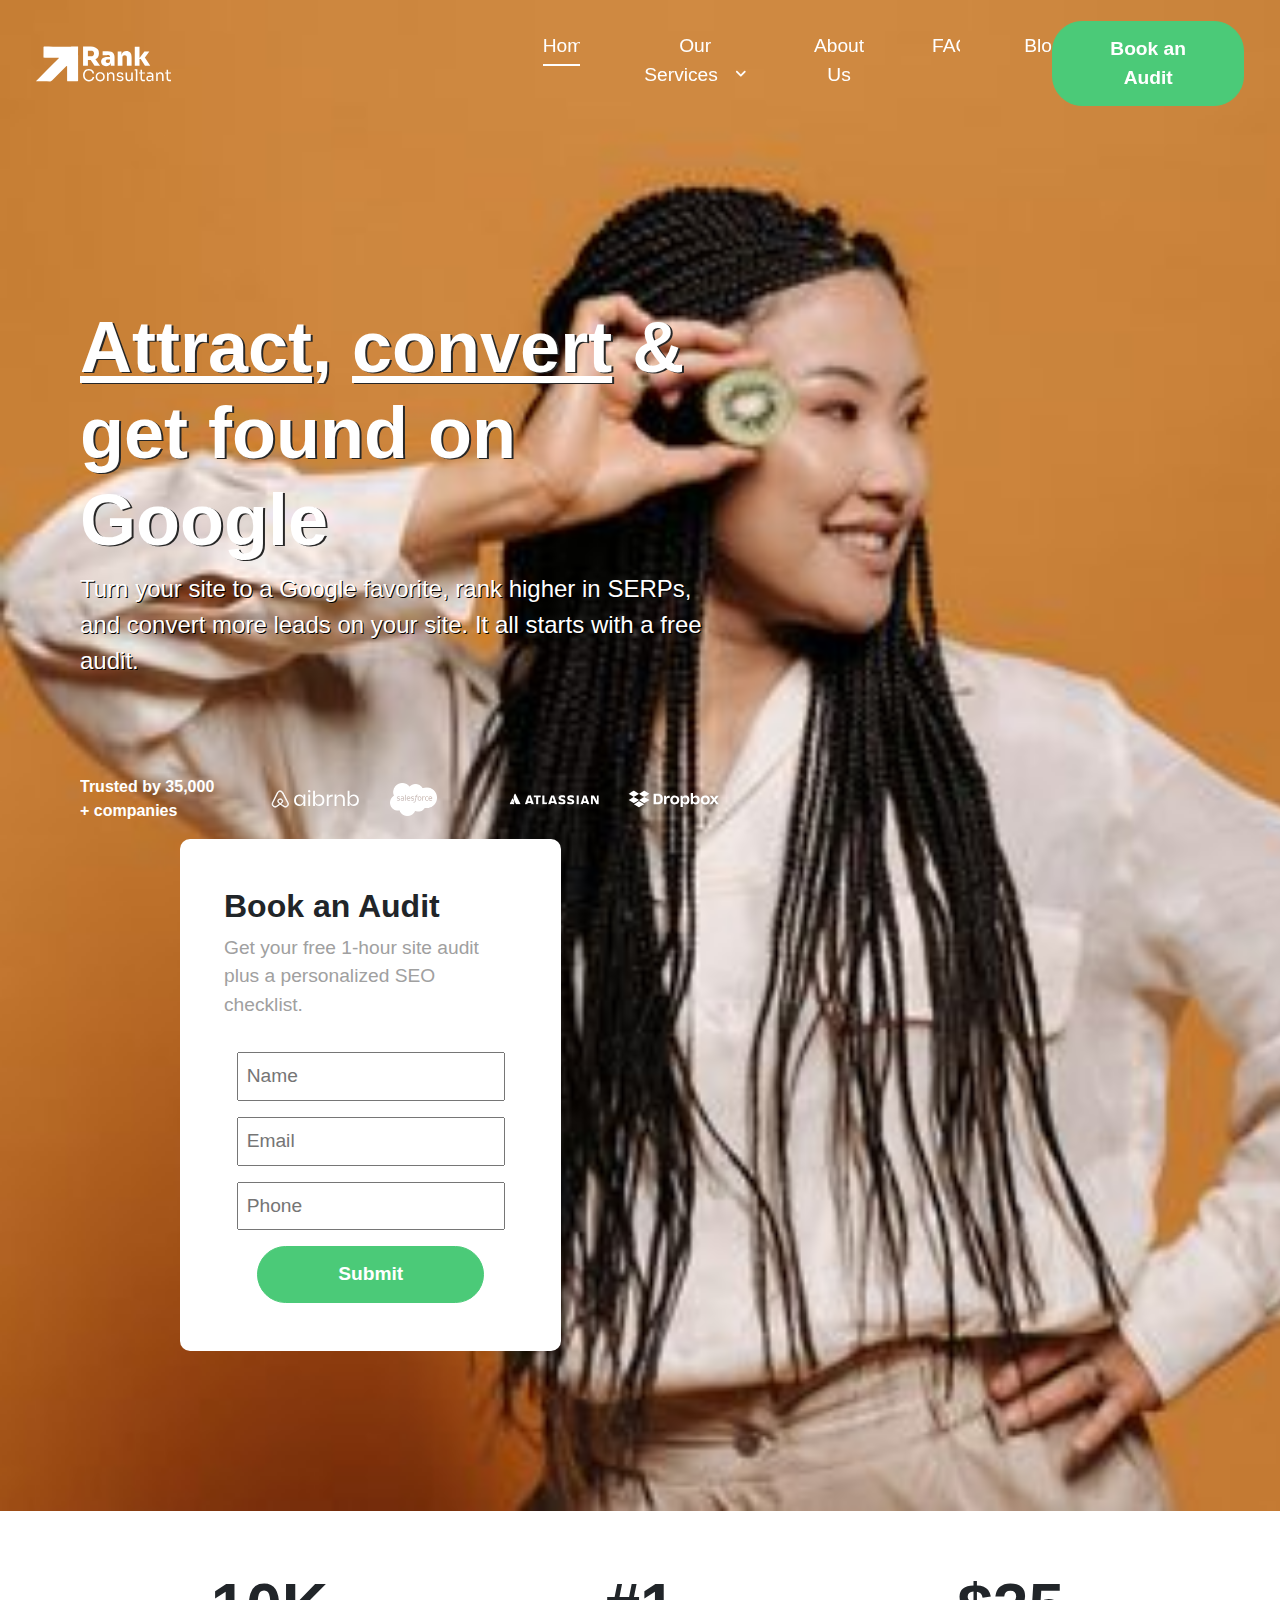
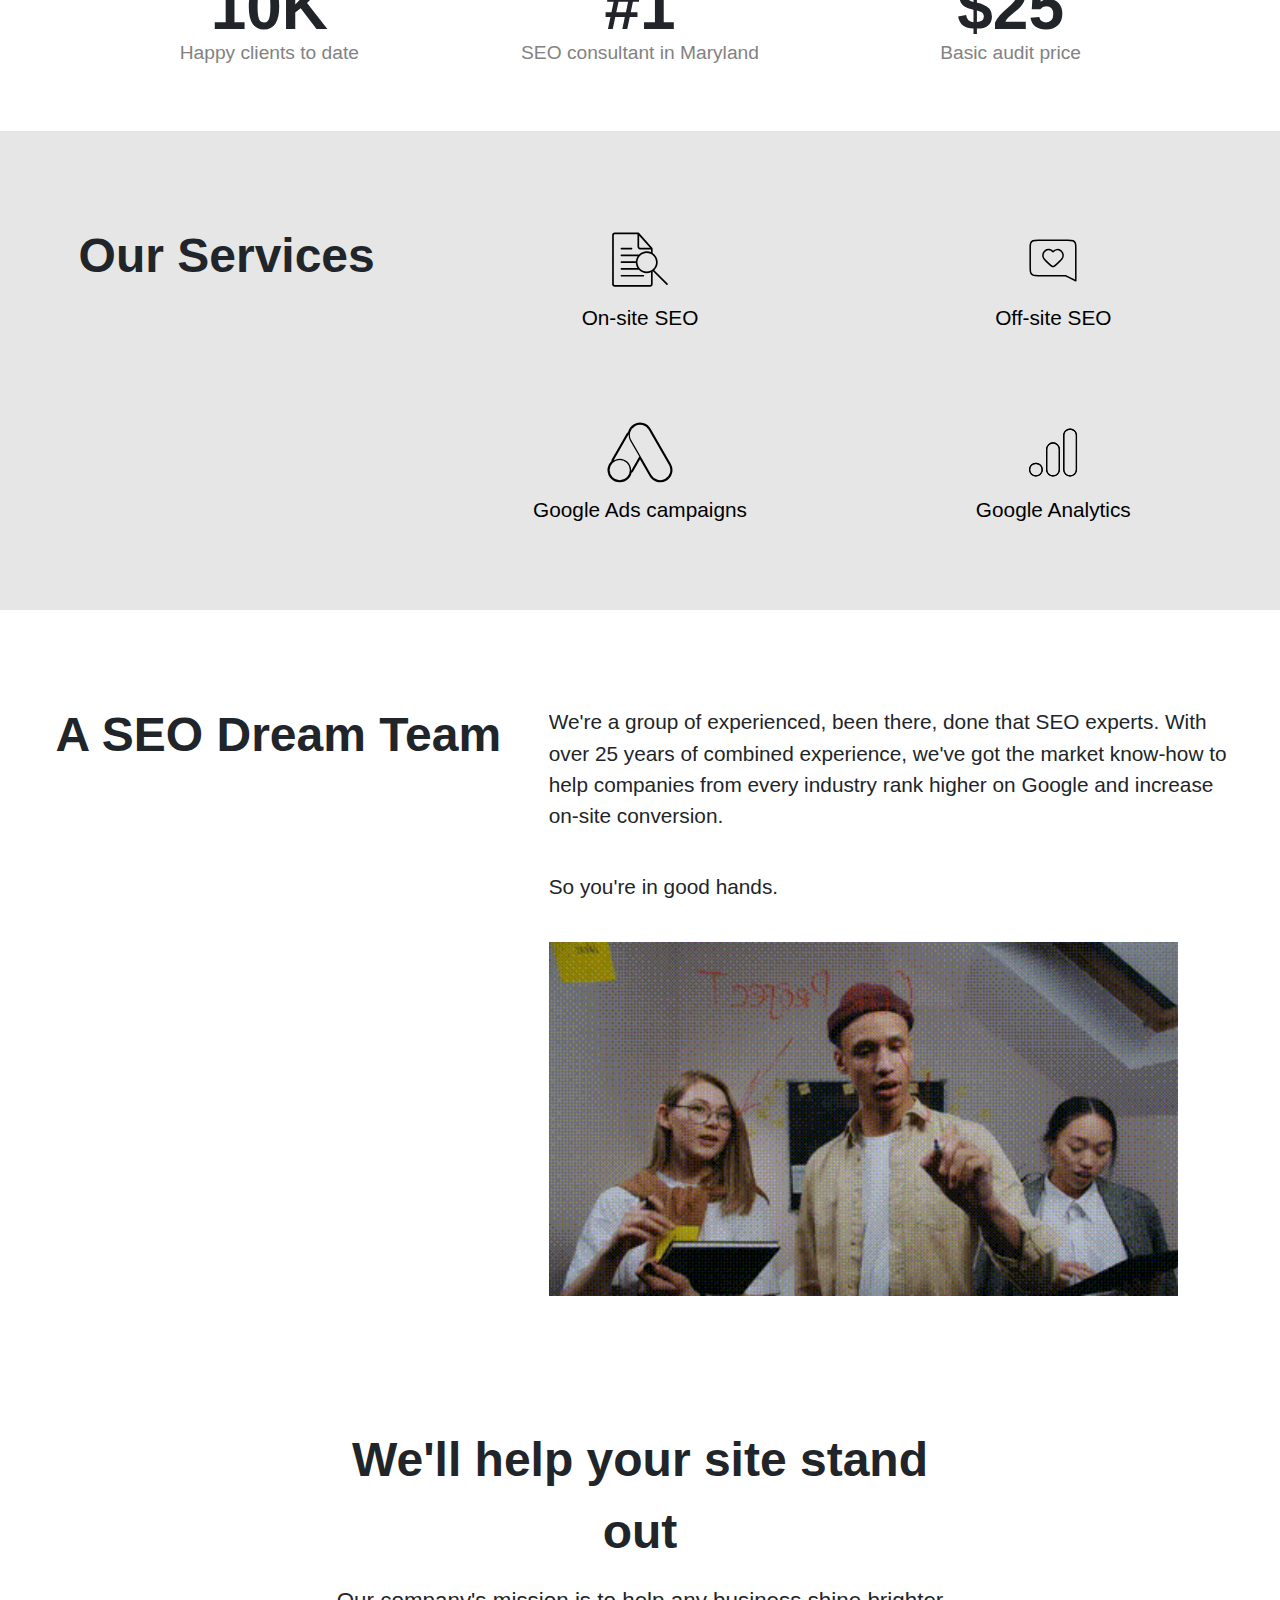
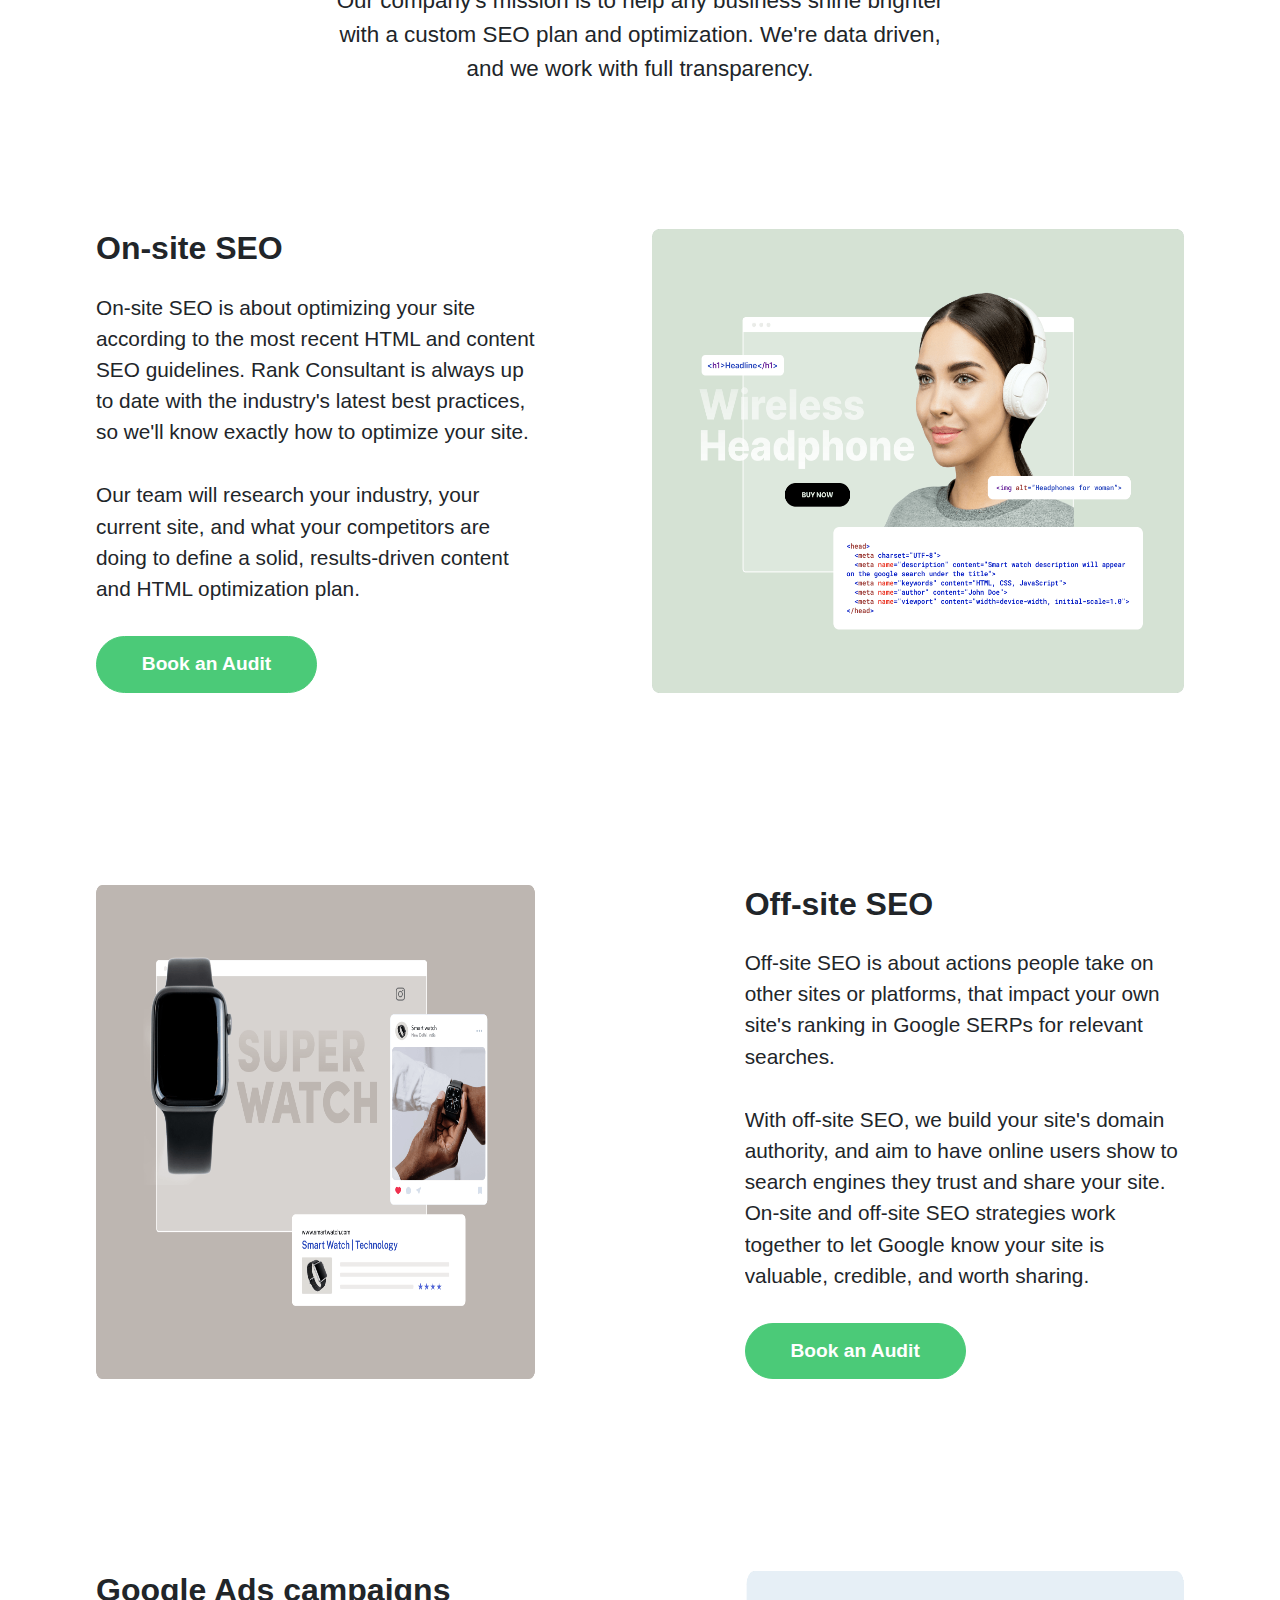
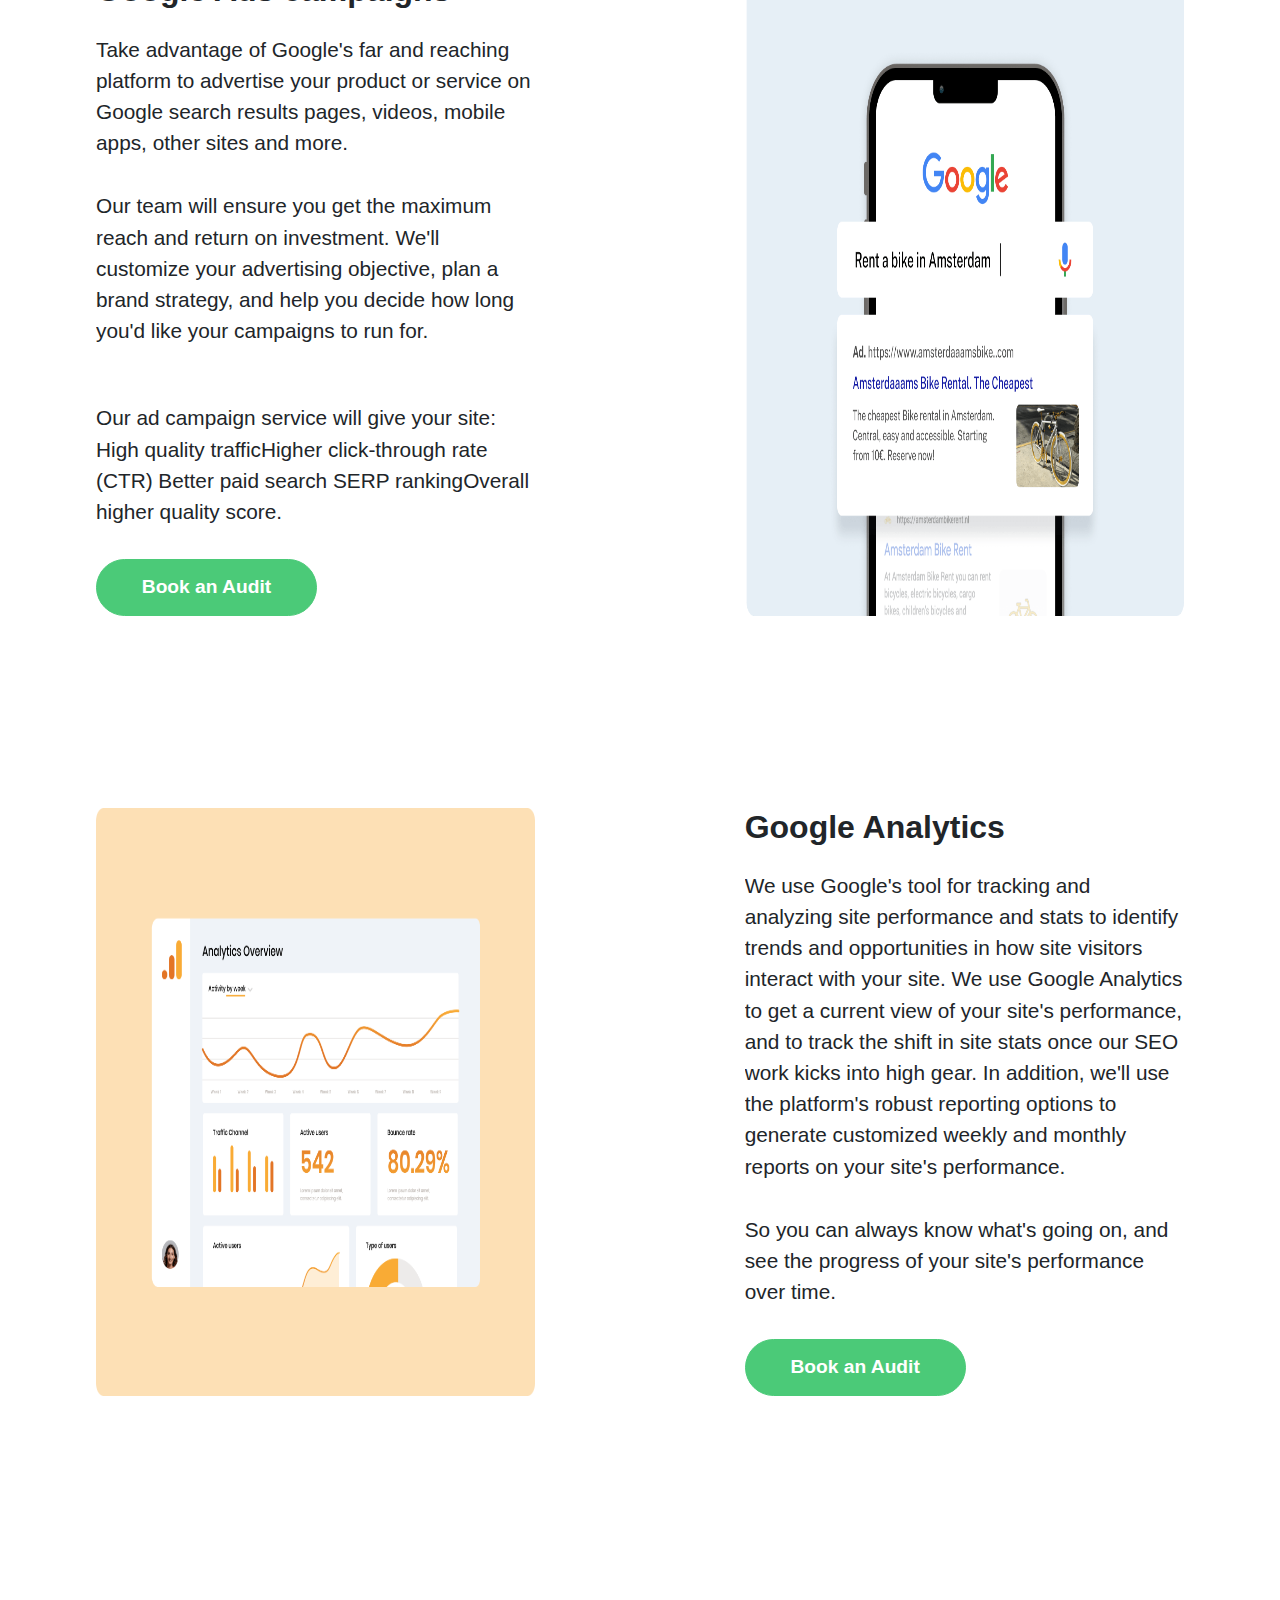
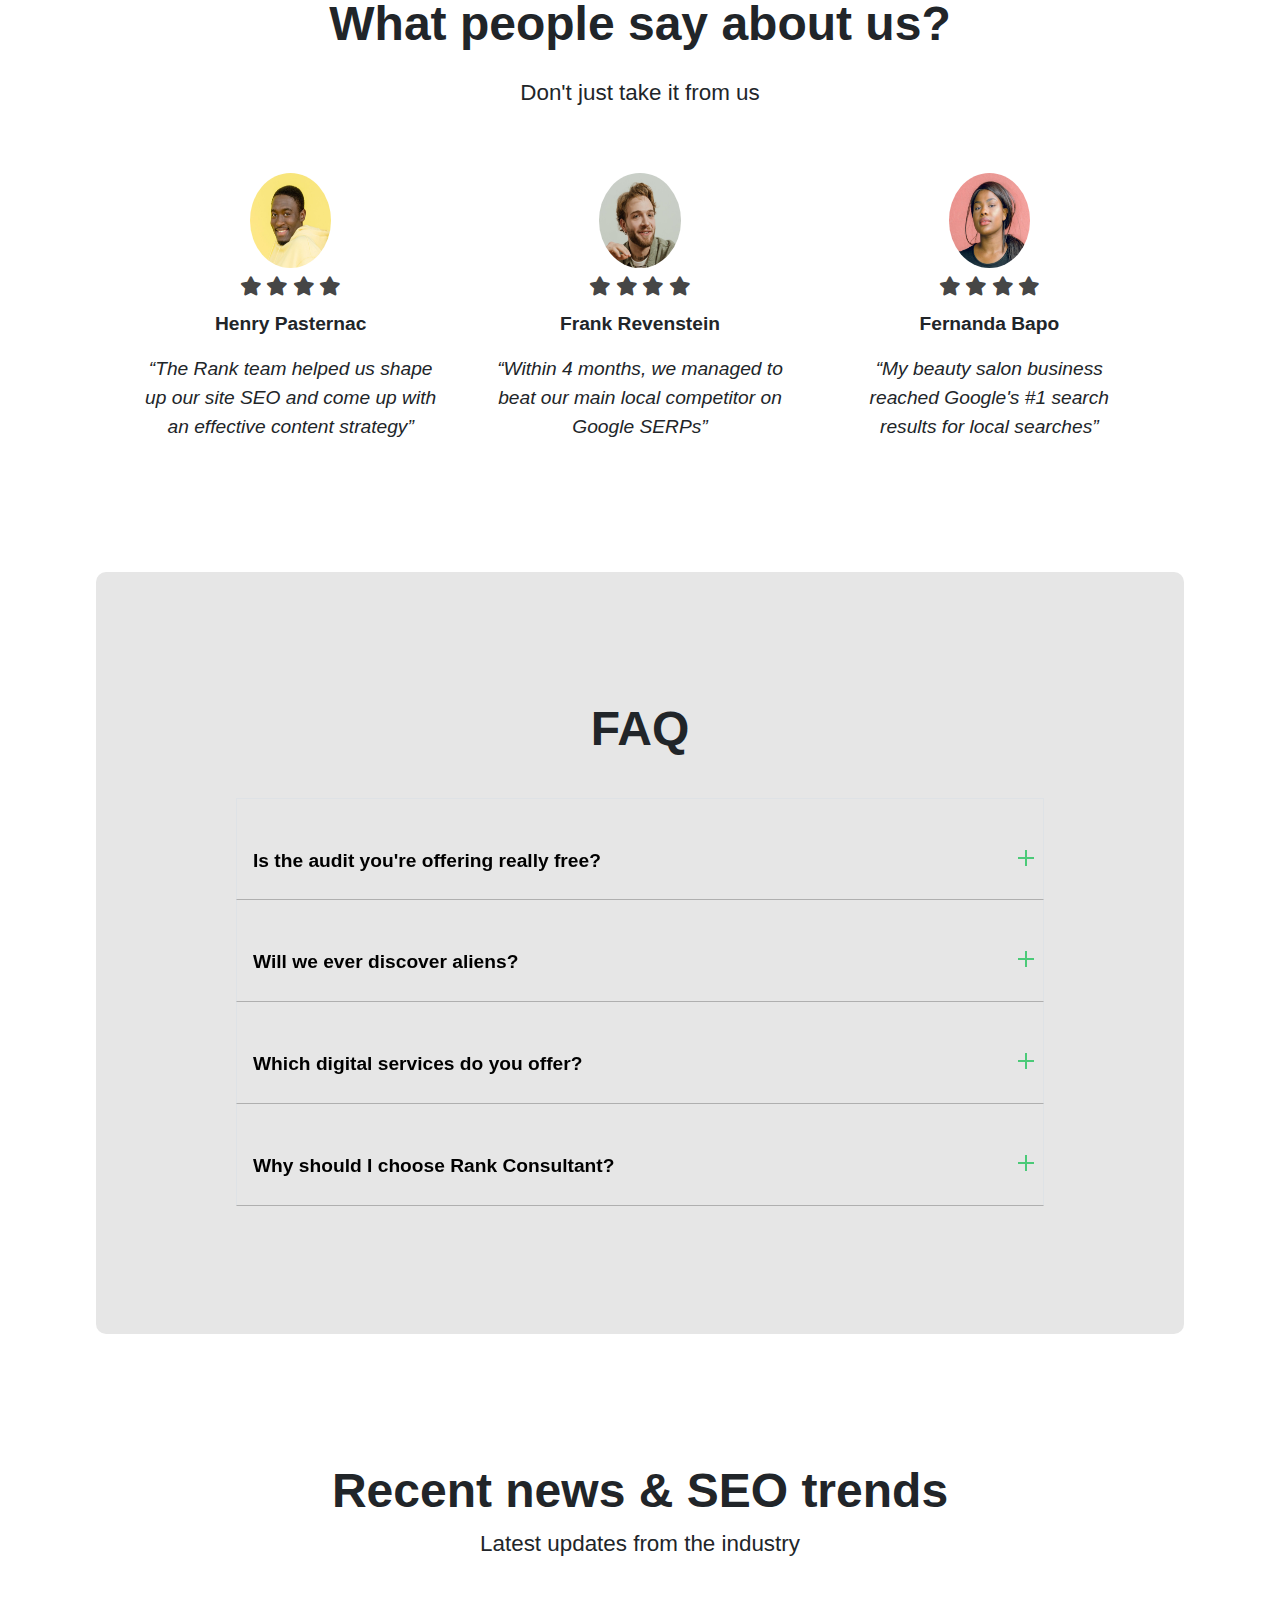
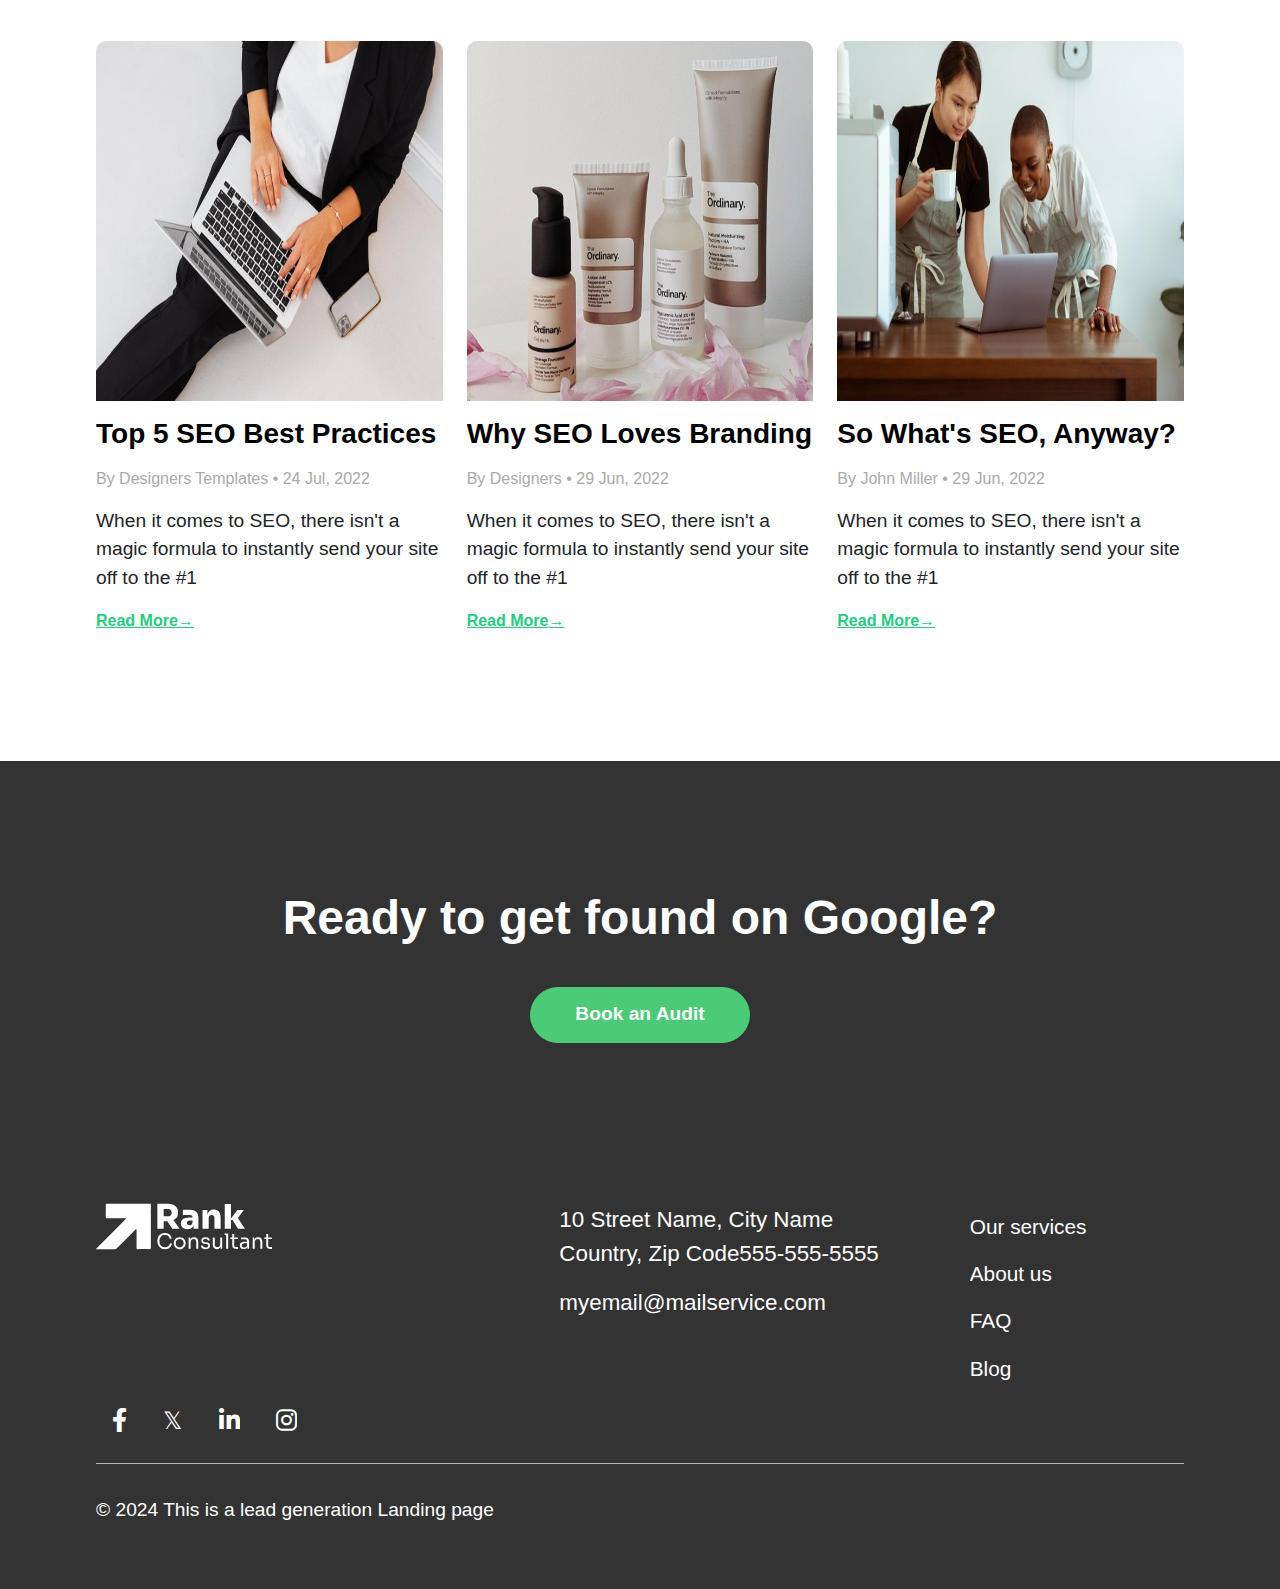
<file: index.html>
<!DOCTYPE html>
<html lang="en">
<head>
    <meta charset="UTF-8">
    <meta name="viewport" content="width=device-width, initial-scale=1.0">
    <link rel="stylesheet" href="style.css">
    <link rel="stylesheet" href="bootstrap-5.3.3-dist/css/bootstrap.min.css">
    <link rel="stylesheet" href="https://cdnjs.cloudflare.com/ajax/libs/font-awesome/6.0.0/css/all.min.css">
    <title>Rank Consultant</title>
</head>
<body>
    
    <div class="headPart">
        <div id="header" class="row navbar m-0">
            <div class="col-4">
                <a href="#"><img src="image/brown logo.svg" alt="logo"></a>
            </div>

            <div class="col-8 navMenu">
                <div>
                    <ul class="menuList">
                        <li><a href="#" class="home">Home</a></li>

                        <li class="serviceContainer">
                            <div class="slowUnderline">
                                <a href="#services">Our Services
                                    <i class='fas fa-angle-down'></i>
                                </a>
                            </div>

                            <div class="serviceList">
                                <a href="#SEO1">On-site-SEO</a>
                                <a href="#SEO2">Off-site-SEO</a>
                                <a href="#googleAds">Google Ads campaigns</a>
                                <a href="#googleAnalytics">Site analytics</a>
                            </div>
                        </li>

                        <li class="slowUnderline"><a href="#SEOteam">About Us</a></li>
                        <li class="slowUnderline"><a href="#FAQ">FAQ</a></li>
                        <li class="slowUnderline"><a href="blog.html">Blog</a></li> <!-- we need to fill out the href here after making its page -->
                    </ul>
                </div>

                <div>
                    <button><a href="#">Book an Audit</a></button>
                </div>
            </div>
        </div>
        

        <div class="row registerPart"> <!-- the downpart of the menu  -->
            <div class="col-7 text-white pt-5">
                <h1><u>Attract</u>, <u>convert</u> & get found on Google</h1>
                <p class="description">Turn your site to a Google favorite, rank higher in SERPs, 
                and convert more leads on your site. It all starts with a free audit.</p>

                <div class="row registerIcons">
                    <div class="col-3">
                        <p>Trusted by 35,000 + companies</p>
                    </div>

                    <div class="col-9">
                        <div class="row pt-2 ps-4">
                            <div class="col-3">
                                <a href="https://www.airbnb.de/"><img class="airForceDrop" src="image/airbnb-160w.svg" alt=""></a>
                            </div>
    
                            <div class="col-3">
                                <a href="https://www.salesforce.com/eu/"><img class="salesForce" src="image/Logo_SalesForce.png" alt=""></a>
                            </div>
    
                            <div class="col-3">
                                <a href="https://www.atlassian.com/"><img class="airForceDrop" src="image/Atlassian-160w.svg" alt=""></a>
                            </div>
    
                            <div class="col-3">
                                <a href="https://www.dropbox.com/"><img class="airForceDrop" src="image/Dropbox-160w.svg" alt=""></a>
                            </div>
                        </div>
                    </div>
                </div>
            </div>


            <div class="col-4 registerForm">
                <h3>Book an Audit</h3>

                <p>Get your free 1-hour site audit plus a personalized SEO checklist.</p>
                
                <form action="">
                    <input type="text" placeholder="Name">
                    <br>
                    <input type="text" placeholder="Email">
                    <br>
                    <input type="text" placeholder="Phone">
                    <br>
                    <button id="subBtn" type="submit">Submit</button>
                </form>
            </div>
        </div>
    </div>

    <div class="row basicInfo">
        <div class="col-4">
            <p class="bigPart">10K</p>
            <p class="smallPart">Happy clients to date</p>
        </div>

        <div class="col-4">
            <p class="bigPart">#1</p>
            <p class="smallPart">SEO consultant in Maryland</p>
        </div>

        <div class="col-4">
            <p class="bigPart">$25</p>
            <p class="smallPart">Basic audit price</p>
        </div>
    </div>


    <div id="services" class="row">
        <div class="col-4">
            <h2>Our Services</h2>
        </div>

        <div class="col-8">
            <div class="row">
                <div class="col-6">
                    <a href="#SEO1"><img src="image/on-site-seo.svg" alt="SEO site">
                    <p>On-site SEO</p></a>
                </div>

                <div class="col-6">
                    <a href="#SEO2"><img src="image/off-site-seo.svg" alt="SEO site">
                    <p>Off-site SEO</p></a>
                </div>
            </div>

            <div class="row">
                <div class="col-6">
                    <a href="#googleAds"><img src="image/googleads.svg" alt="google ads">
                    <p>Google Ads campaigns</p></a>
                </div>
                
                <div class="col-6">
                    <a href="#googleAnalytics"><img src="image/google-analytics.svg" alt="google analytics">
                    <p>Google Analytics</p></a>
                </div>
            </div>
        </div>
    </div>
    

    <div id="SEOteam" class="row">
        <div class="col-5">
            <h2>A SEO Dream Team</h2>
        </div>

        <div class="col-7">
            <div>
                <p>We're a group of experienced, been there, done that SEO experts. With over 25 years of combined experience, we've got the market know-how to help companies from every industry rank higher on Google and increase on-site conversion.</p>
                <br>
                <p>So you're in good hands.</p>
                <br>
            </div>

            <div>
                <img src="image/video.gif" alt="SEO">
            </div>
        </div>
    </div>
    

    <div class="mission">
        <p class="msTitle">We'll help your site stand out</p>

        <p class="msText">Our company's mission is to help any business shine brighter with a custom SEO plan and optimization. We're data driven, and we work with full transparency.</p>
    </div>
    

    <div id="SEO1" class="row SEOParts">
        <div class="col-5">
            <h3>On-site SEO</h3>
            <p>On-site SEO is about optimizing your site according to the most recent HTML and content SEO guidelines. Rank Consultant is always up to date with the industry's latest best practices, so we'll know exactly how to optimize your site.</p>
            <p>Our team will research your industry, your current site, and what your competitors are doing to define a solid, results-driven content and HTML optimization plan.</p>

            <button><a href="#">Book an Audit</a></button>
        </div>

        <div class="col-6">
            <img src="image/on-site-seo1.png" alt="SEO Site">
        </div>
    </div>
    

    <div id="SEO2" class="row SEOParts">
        <div class="col-5">
            <img src="image/on-site-seo2.png" alt="SEO Site">
        </div>

        <div class="col-5">
            <h3>Off-site SEO</h3>
            <p>Off-site SEO is about actions people take on other sites or platforms, that impact your own site's ranking in Google SERPs for relevant searches.</p>
            <p>With off-site SEO, we build your site's domain authority, and aim to have online users show to search engines they trust and share your site. On-site and off-site SEO strategies work together to let Google know your site is valuable, credible, and worth sharing.</p>

            <button><a href="#">Book an Audit</a></button>
        </div>
    </div>
    

    <div id="googleAds" class="row SEOParts">
        <div class="col-5">
            <h3>Google Ads campaigns</h3>
            <p>Take advantage of Google's far and reaching platform to advertise your product or service on Google search results pages, videos, mobile apps, other sites and more.
            </p>
            <p>Our team will ensure you get the maximum reach and return on investment. We'll customize your advertising objective, plan a brand strategy, and help you decide how long you'd like your campaigns to run for.</p>
            <br>
            <p>Our ad campaign service will give your site:
            High quality trafficHigher click-through rate (CTR) Better paid search SERP rankingOverall higher quality score.</p>

            <button><a href="#">Book an Audit</a></button>
        </div>

        <div class="col-5">
            <img src="image/Google-ads.png" alt="Google Ads">
        </div>
    </div>
    

    <div id="googleAnalytics" class="row SEOParts">
        <div class="col-5">
            <img src="image/google-analytics.png" alt="google Analytics">
        </div>

        <div class="col-5">
            <h3>Google Analytics</h3>
            <p>We use Google's tool for tracking and analyzing site performance and stats to identify trends and opportunities in how site visitors interact with your site.
            We use Google Analytics to get a current view of your site's performance, and to track the shift in site stats once our SEO work kicks into high gear. In addition, we'll use the platform's robust reporting options to generate customized weekly and monthly reports on your site's performance.</p>
            <p>So you can always know what's going on, and see the progress of your site's performance over time.</p>

            <button><a href="#">Book an Audit</a></button>
        </div>
    </div>
    

    <div class="comments">
        <div class="pb-5">
            <p class="cmTitle">What people say about us?</p>
            <p class="cmText">Don't just take it from us</p>
        </div>

        <div class="row cmPeople">
            <div class="col-4">
                <img src="image/person1.jpg" alt="">

                <div>
                    <span class="fa fa-star"></span>
                    <span class="fa fa-star"></span>
                    <span class="fa fa-star"></span>
                    <span class="fa fa-star"></span>
                </div>

                <p><b>Henry Pasternac</b></p>

                <p><i>“The Rank team helped us shape up our site SEO and come up with an effective content strategy”</i></p>
            </div>

            <div class="col-4">
                <img src="image/person2.jpg" alt="">

                <div>
                    <span class="fa fa-star"></span>
                    <span class="fa fa-star"></span>
                    <span class="fa fa-star"></span>
                    <span class="fa fa-star"></span>
                </div>

                <p><b>Frank Revenstein</b></p>

                <p><i>“Within 4 months, we managed to beat our main local competitor on Google SERPs”</i></p>
            </div>

            <div class="col-4">
                <img src="image/person3.jpg" alt="">

                <div>
                    <span class="fa fa-star"></span>
                    <span class="fa fa-star"></span>
                    <span class="fa fa-star"></span>
                    <span class="fa fa-star"></span>
                </div>

                <p><b>Fernanda Bapo</b></p>

                <p><i>“My beauty salon business reached Google's #1 search results for local searches”</i></p>
            </div>
        </div>
    </div>
    

    <div id="FAQ" class="FAQ">
        <div class="container">
            <h2>FAQ</h2>
            <div class="accordion">
                <div class="accordion-item">
                <button id="accordion-button-1" aria-expanded="false">
                    <span class="accordion-title">Is the audit you're offering really free?</span>
                    <span class="icon" aria-hidden="true"></span>
                </button>
                <div class="accordion-content">
                    <p>
                    Yes, it is. We'll offer an hour of free consultation and basic site audit. This will help both of us understand where your site currently stands in terms of its SEO and SERP rank. We'll also send you off with a customized checklist of some basic actions you can take to increase your site's ranking. 
                    </p>
                </div>
                </div>
                <div class="accordion-item">
                <button id="accordion-button-2" aria-expanded="false">
                    <span class="accordion-title">Will we ever discover aliens?</span>
                    <span class="icon" aria-hidden="true"></span>
                </button>
                <div class="accordion-content">
                    <p>
                    Our team has seen it all. From global tech companies to local plumbers, we've helped sites of virtually every industry rank higher on Google.
                    </p>
                </div>
                </div>
                <div class="accordion-item">
                <button id="accordion-button-3" aria-expanded="false">
                    <span class="accordion-title">Which digital services do you offer?</span>
                    <span class="icon" aria-hidden="true"></span>
                </button>
                <div class="accordion-content">
                    <p>
                    Our agency offers SEO, online marketing, ad campaign management, Google Analytics and reporting, full site SEO sudits, content creation, and even website development.
                    </p>
                </div>
                </div>
                <div class="accordion-item">
                <button id="accordion-button-4" aria-expanded="false">
                    <span class="accordion-title">Why should I choose Rank Consultant?</span>
                    <span class="icon" aria-hidden="true"></span>
                </button>
                <div class="accordion-content">
                    <p>
                    Because we're experienced. Because we know what we're doing, and because we genuinely believe we can help you rank higher on Google, and attract more potential clients. 
                    </p>
                </div>
                </div>
            </div>
        </div>
    </div>
    

    <div class="news">
        <h2>Recent news & SEO trends</h2>

        <p class="newsText">Latest updates from the industry</p>

        <div class="row">
            <div class="col-4">
                <div>
                    <div class="newsImages">
                        <a href="http://127.0.0.1:5500/post.html"><div class="image1"></div></a> 
                    </div>

                    <div>
                        <a href="http://127.0.0.1:5500/post.html" class="text-decoration-none">
                            <h3>Top 5 SEO Best Practices</h3></a>
    
                        <p class="datePic">By Designers Templates • 24 Jul, 2022</p>
    
                        <p class="discPic">When it comes to SEO, there isn't a magic formula to instantly send your site off to the #1</p>
    
                        <a href="http://127.0.0.1:5500/post.html" class="readMore"><b>Read More</b>→</a>
                    </div>
                </div>
            </div>

            <div class="col-4">
                <div>
                    <div class="newsImages">
                        <a href=""><div class="image2"></div></a>
                    </div>

                    <div>
                        <a href="" class="text-decoration-none">
                            <h3>Why SEO Loves Branding</h3></a>
    
                        <p class="datePic">By Designers • 29 Jun, 2022</p>
    
                        <p class="discPic">When it comes to SEO, there isn't a magic formula to instantly send your site off to the #1</p>
    
                        <a href="" class="readMore"><b>Read More</b>→</a>
                    </div>
                </div>
            </div>
            
            <div class="col-4">
                <div>
                    <div class="newsImages">
                        <a href=""><div class="image3"></div></a>
                    </div>

                    <div>
                        <a href="" class="text-decoration-none">
                            <h3>So What's SEO, Anyway?</h3></a>
    
                        <p class="datePic">By John Miller • 29 Jun, 2022</p>
    
                        <p class="discPic">When it comes to SEO, there isn't a magic formula to instantly send your site off to the #1</p>
    
                        <a href="" class="readMore"><b>Read More</b>→</a>
                    </div>
                </div>
            </div>
        </div>
    </div>


    <footer>
        <div class="text-center">
            <h2>Ready to get found on Google?</h2>

            <button><a href="#">Book an Audit</a></button>
        </div>

        <div class="row footerInfo">
            <div class="col-5">
                <a href="#"><img src="image/black logo.svg" alt=""></a>
            </div>

            <div class="col-7">
                <div class="row">
                    <div class="col-7 contact">
                        <p>10 Street Name, City Name Country, Zip Code555-555-5555</p>
                        <p>myemail@mailservice.com</p>
                    </div>

                    <div class="col-5">
                        <ul>
                            <li><a href="#services">Our services</a></li>
                            <li><a href="#SEOteam">About us</a></li>
                            <li><a href="#FAQ">FAQ</a></li>
                            <li><a href="#">Blog</a></li>
                        </ul>
                    </div>
                </div>
            </div>
        </div>

        <div class="footerIcons">
            <a href="https://www.facebook.com/"><i class="fa-brands fa-facebook-f"></i></a>
            <a href="https://x.com/"><i class="fa-brands fa-x-twitter">𝕏</i></a>
            <a href="https://www.linkedin.com/feed/"><i class="fa-brands fa-linkedin-in"></i></a>
            <a href="https://www.instagram.com/"><i class="fa-brands fa-instagram"></i></a>
        </div>

        <div class="footerEnd">
            <p>© 2024 This is a lead generation Landing page</p>
        </div>
    </footer>
    
</body>

<script src="script.js"></script>

</html>
</file>
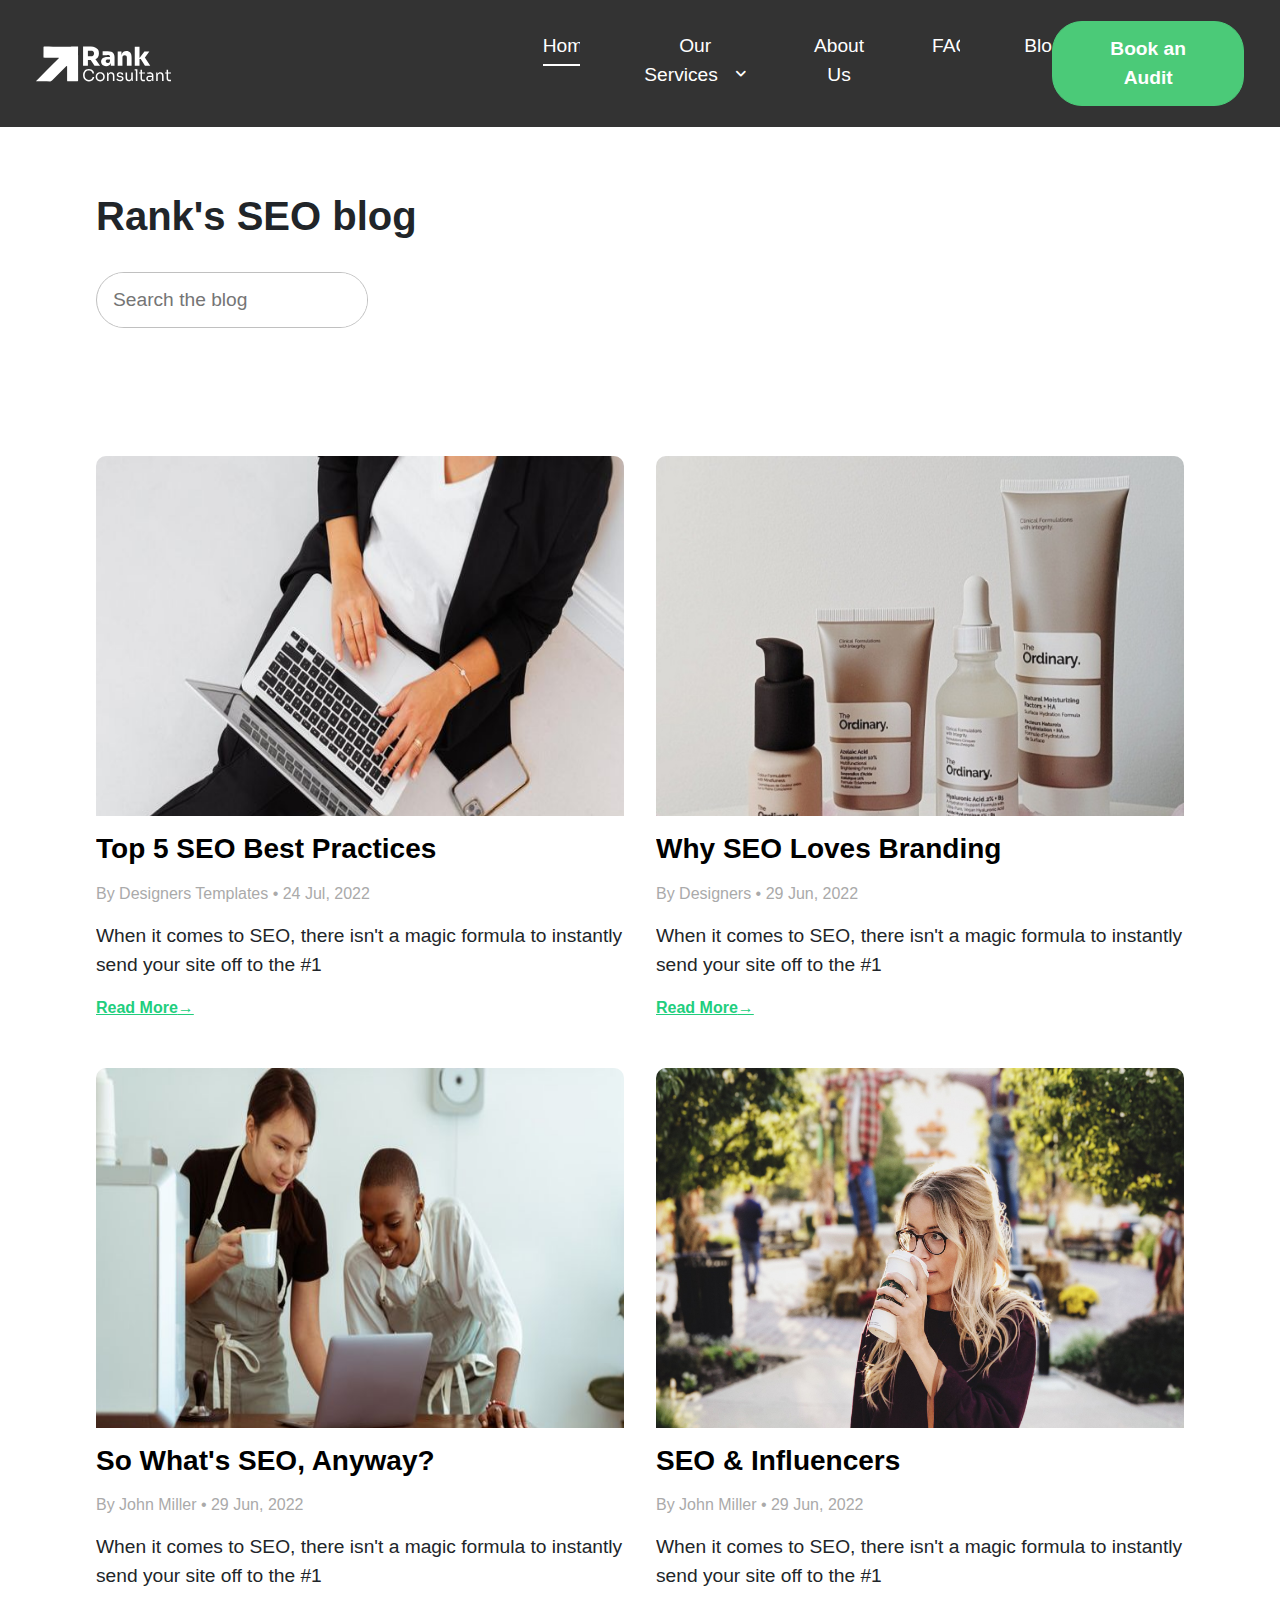
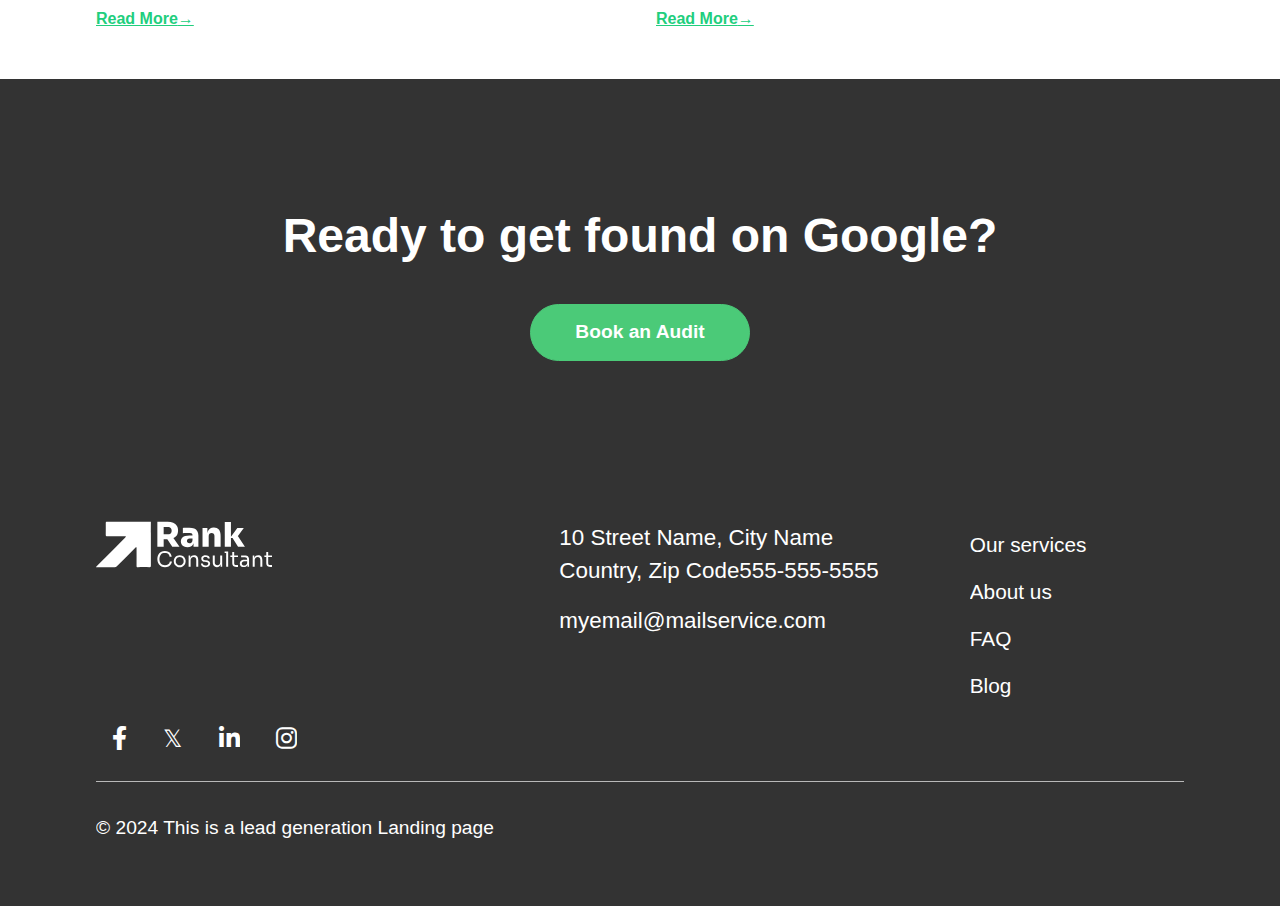
<file: blog.html>
<!DOCTYPE html>
<html lang="en">
<head>
    <meta charset="UTF-8">
    <meta name="viewport" content="width=device-width, initial-scale=1.0">
    <link rel="stylesheet" href="blog.css">
    <link rel="stylesheet" href="/bootstrap-5.3.3-dist/css/bootstrap.min.css">
    <link rel="stylesheet" href="https://cdnjs.cloudflare.com/ajax/libs/font-awesome/6.0.0/css/all.min.css">
    <title>Rank Consultant Blog</title>
</head>
<body>
    
    <div id="header" class="row navbar m-0">
        <div class="col-4">
            <a href="index.html"><img src="image/brown logo.svg" alt="logo"></a>
        </div>

        <div class="col-8 navMenu">
            <div>
                <ul class="menuList">
                    <li><a href="index.html" class="home">Home</a></li>

                    <li class="serviceContainer">
                        <div class="slowUnderline">
                            <a href="http://127.0.0.1:5500/index.html#services">Our Services
                                <i class='fas fa-angle-down'></i>
                            </a>
                        </div>

                        <div class="serviceList">
                            <a href="http://127.0.0.1:5500/index.html#SEO1">On-site-SEO</a>
                            <a href="http://127.0.0.1:5500/index.html#SEO2">Off-site-SEO</a>
                            <a href="http://127.0.0.1:5500/index.html#googleAds">Google Ads campaigns</a>
                            <a href="http://127.0.0.1:5500/index.html#googleAnalytics">Site analytics</a>
                        </div>
                    </li>

                    <li class="slowUnderline"><a href="http://127.0.0.1:5500/index.html#SEOteam">About Us</a></li>
                    <li class="slowUnderline"><a href="http://127.0.0.1:5500/index.html#FAQ">FAQ</a></li>
                    <li class="slowUnderline"><a href="blog.html">Blog</a></li> <!-- we need to fill out the href here after making its page -->
                </ul>
            </div>

            <div>
                <button><a href="index.html">Book an Audit</a></button>
            </div>
        </div>
    </div>



    <div class="search">
        <h2>Rank's SEO blog</h2>
        
        <br>

        <div class="searchBar">
            <input id="searchBar" 
               type="text" name="search" 
               placeholder="Search the blog">
            <button id="searchBtn"><i class="fa fa-search"></i></button>
        </div>
    </div>



    <div class="blogs">

        <div class="row">
            <div class="col-6 postLeft">
                <div>
                    <div class="postImages">
                        <a href="http://127.0.0.1:5500/post.html"><div class="image1"></div></a> 
                    </div>

                    <div>
                        <a href="http://127.0.0.1:5500/post.html" class="text-decoration-none">
                            <h3>Top 5 SEO Best Practices</h3></a>
    
                        <p class="datePic">By Designers Templates • 24 Jul, 2022</p>
    
                        <p class="discPic">When it comes to SEO, there isn't a magic formula to instantly send your site off to the #1</p>
    
                        <a href="http://127.0.0.1:5500/post.html" class="readMore"><b>Read More</b>→</a>
                    </div>
                </div>
            </div>

            <div class="col-6 postRight">
                <div>
                    <div class="postImages">
                        <a href=""><div class="image2"></div></a>
                    </div>

                    <div>
                        <a href="" class="text-decoration-none">
                            <h3>Why SEO Loves Branding</h3></a>
    
                        <p class="datePic">By Designers • 29 Jun, 2022</p>
    
                        <p class="discPic">When it comes to SEO, there isn't a magic formula to instantly send your site off to the #1</p>
    
                        <a href="" class="readMore"><b>Read More</b>→</a>
                    </div>
                </div>
            </div>
        </div>

        <div class="row">
            <div class="col-6 postLeft">
                <div>
                    <div class="postImages">
                        <a href=""><div class="image3"></div></a>
                    </div>

                    <div>
                        <a href="" class="text-decoration-none">
                            <h3>So What's SEO, Anyway?</h3></a>
    
                        <p class="datePic">By John Miller • 29 Jun, 2022</p>
    
                        <p class="discPic">When it comes to SEO, there isn't a magic formula to instantly send your site off to the #1</p>
    
                        <a href="" class="readMore"><b>Read More</b>→</a>
                    </div>
                </div>
            </div>

            <div class="col-6 postRight">
                <div>
                    <div class="postImages">
                        <a href=""><div class="image4"></div></a>
                    </div>

                    <div>
                        <a href="" class="text-decoration-none">
                            <h3>SEO & Influencers</h3></a>
    
                        <p class="datePic">By John Miller • 29 Jun, 2022</p>
    
                        <p class="discPic">When it comes to SEO, there isn't a magic formula to instantly send your site off to the #1</p>
    
                        <a href="" class="readMore"><b>Read More</b>→</a>
                    </div>
                </div>
            </div>
        </div>
    </div>



    <footer>
        <div class="text-center">
            <h2>Ready to get found on Google?</h2>

            <button><a href="index.html">Book an Audit</a></button>
        </div>

        <div class="row footerInfo">
            <div class="col-5">
                <a href="index.html"><img src="image/black logo.svg" alt=""></a>
            </div>

            <div class="col-7">
                <div class="row">
                    <div class="col-7 contact">
                        <p>10 Street Name, City Name Country, Zip Code555-555-5555</p>
                        <p>myemail@mailservice.com</p>
                    </div>

                    <div class="col-5">
                        <ul>
                            <li><a href="http://127.0.0.1:5500/index.html#services">Our services</a></li>
                            <li><a href="http://127.0.0.1:5500/index.html#SEOteam">About us</a></li>
                            <li><a href="http://127.0.0.1:5500/index.html#FAQ">FAQ</a></li>
                            <li><a href="blog.html">Blog</a></li>
                        </ul>
                    </div>
                </div>
            </div>
        </div>

        <div class="footerIcons">
            <a href="https://www.facebook.com/"><i class="fa-brands fa-facebook-f"></i></a>
            <a href="https://x.com/"><i class="fa-brands fa-x-twitter">𝕏</i></a>
            <a href="https://www.linkedin.com/feed/"><i class="fa-brands fa-linkedin-in"></i></a>
            <a href="https://www.instagram.com/"><i class="fa-brands fa-instagram"></i></a>
        </div>

        <div class="footerEnd">
            <p>© 2024 This is a lead generation Landing page</p>
        </div>
    </footer>

</body>

<script src="blog.js"></script>

</html>
</file>
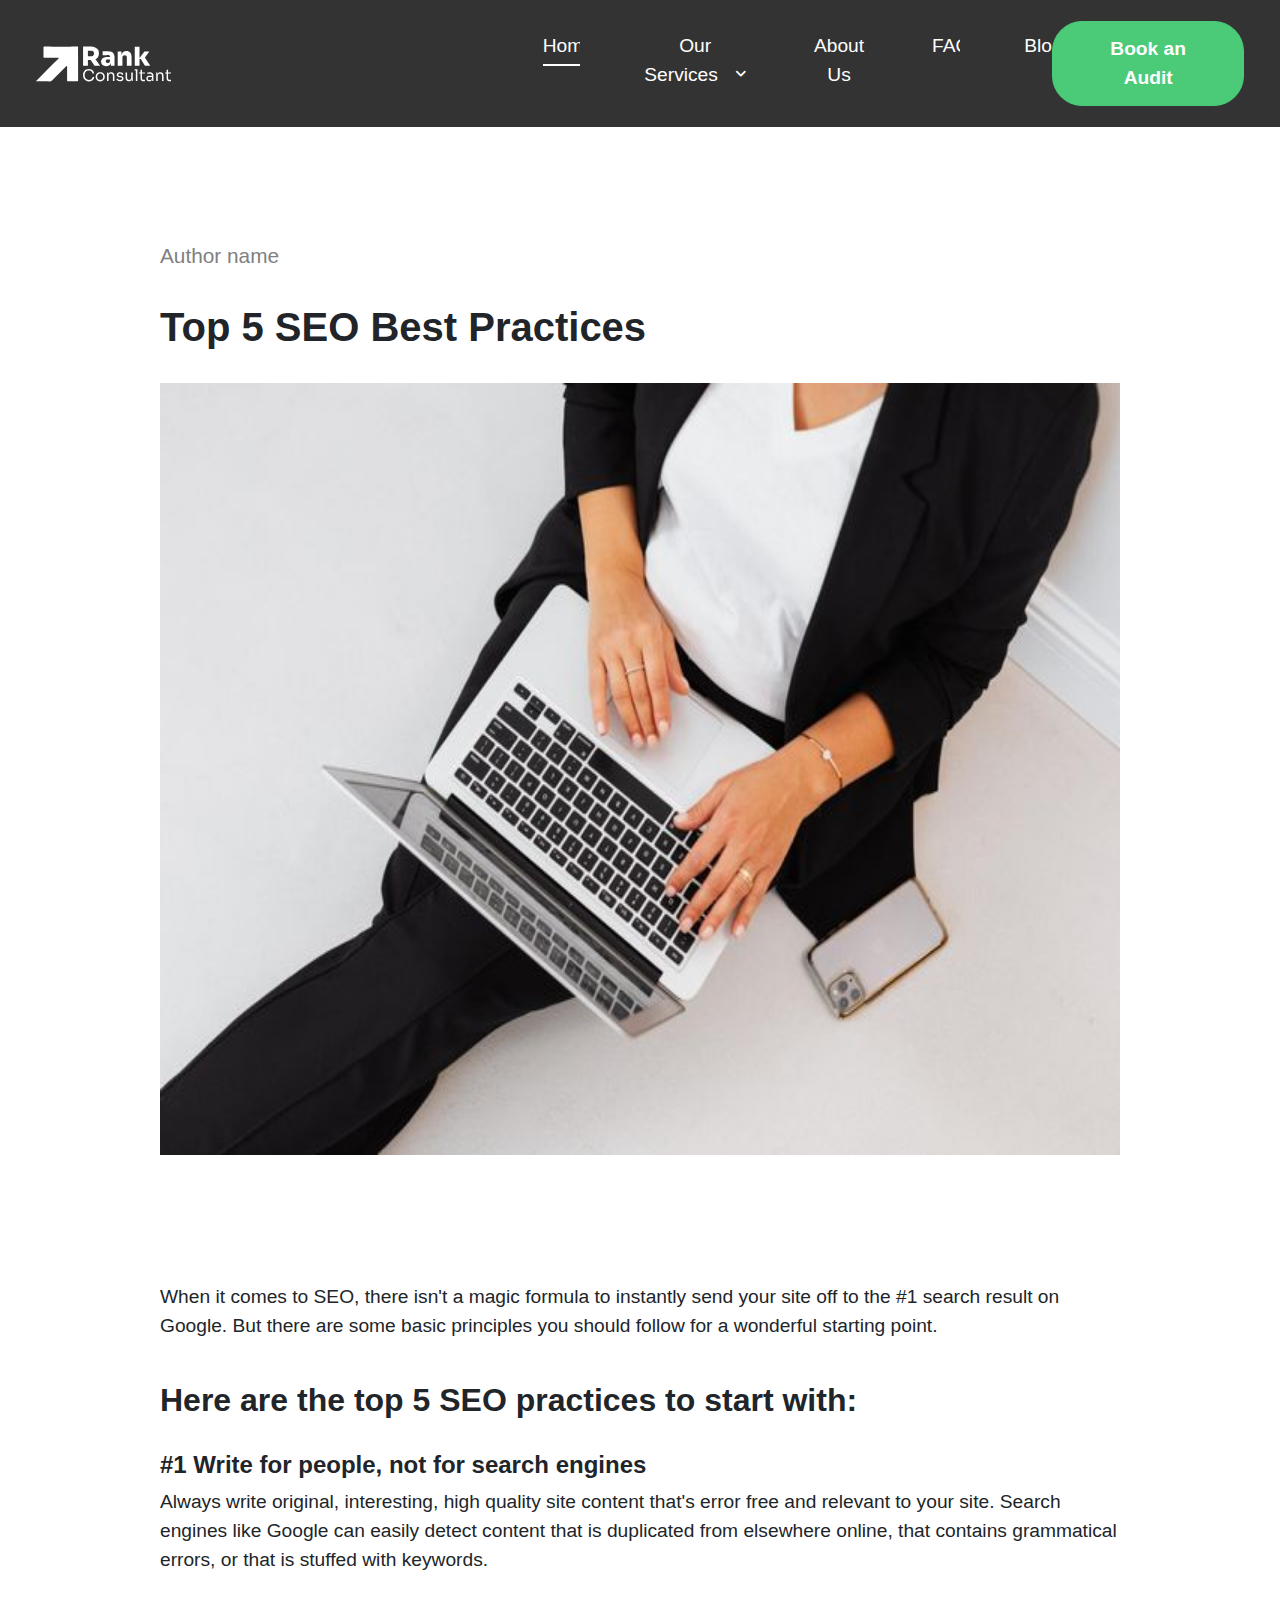
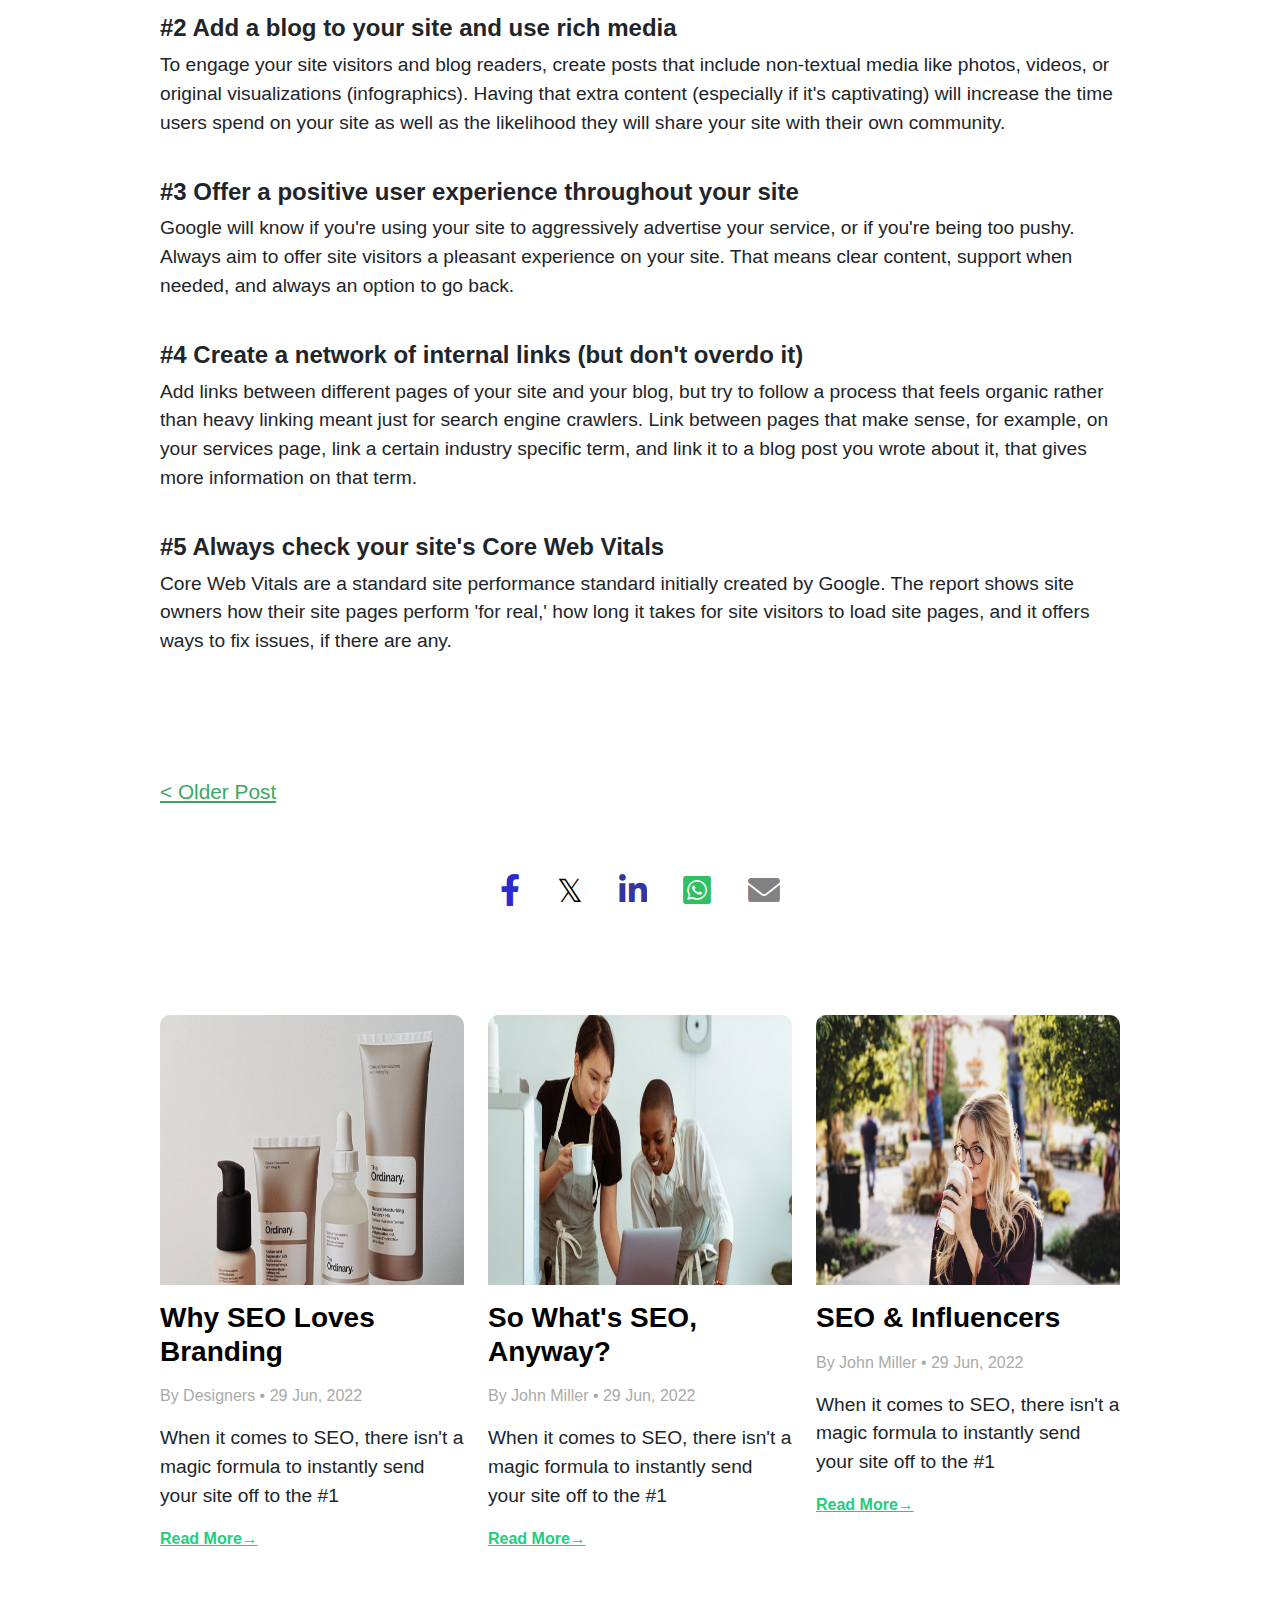
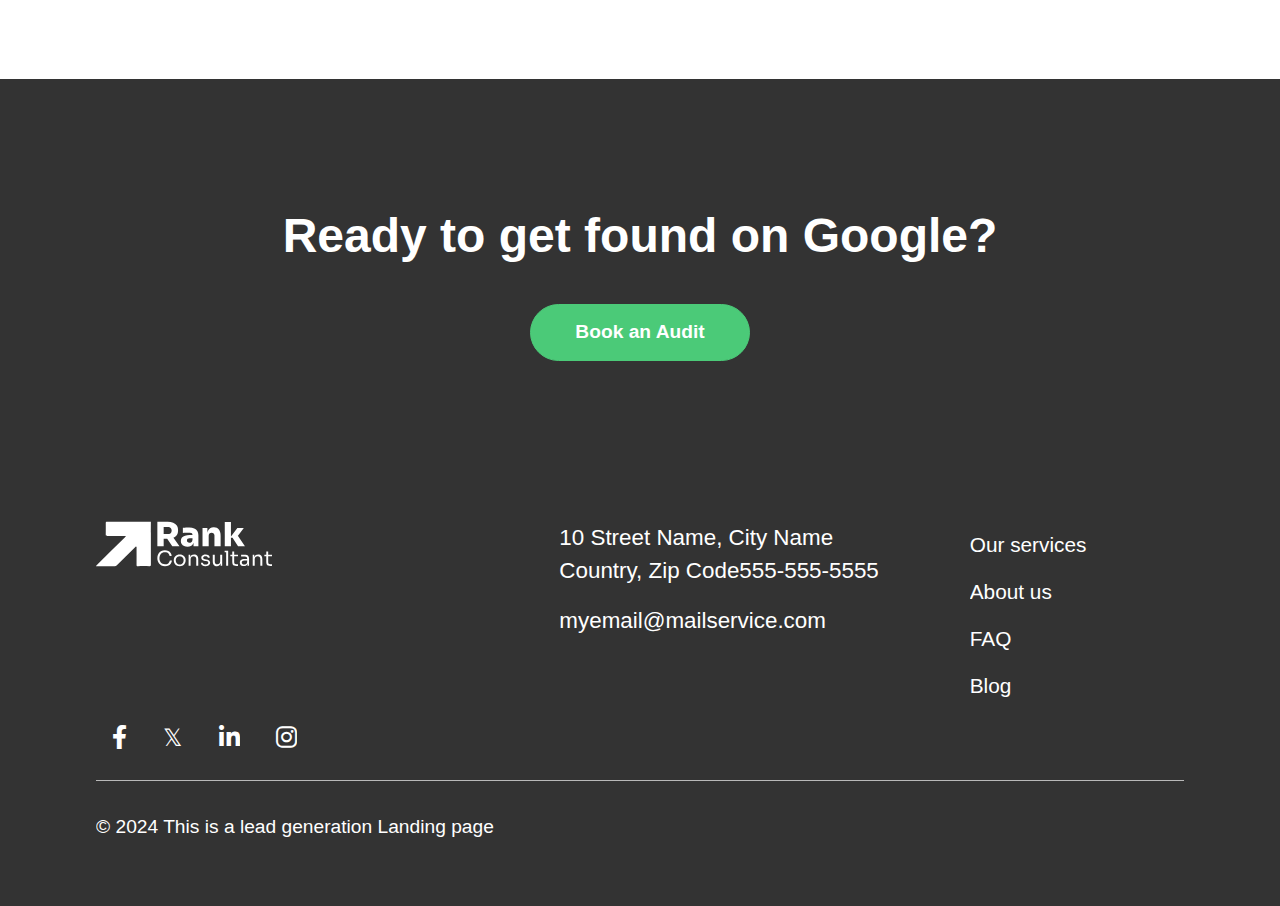
<file: post.html>
<!DOCTYPE html>
<html lang="en">
<head>
    <meta charset="UTF-8">
    <meta name="viewport" content="width=device-width, initial-scale=1.0">
    <link rel="stylesheet" href="post.css">
    <link rel="stylesheet" href="/bootstrap-5.3.3-dist/css/bootstrap.min.css">
    <link rel="stylesheet" href="https://cdnjs.cloudflare.com/ajax/libs/font-awesome/6.0.0/css/all.min.css">
    <title>Rank Consultant Posts</title>
</head>
<body>

    <div id="header" class="row navbar m-0">
        <div class="col-4">
            <a href="index.html"><img src="image/brown logo.svg" alt="logo"></a>
        </div>

        <div class="col-8 navMenu">
            <div>
                <ul class="menuList">
                    <li><a href="index.html" class="home">Home</a></li>

                    <li class="serviceContainer">
                        <div class="slowUnderline">
                            <a href="http://127.0.0.1:5500/index.html#services">Our Services
                                <i class='fas fa-angle-down'></i>
                            </a>
                        </div>

                        <div class="serviceList">
                            <a href="http://127.0.0.1:5500/index.html#SEO1">On-site-SEO</a>
                            <a href="http://127.0.0.1:5500/index.html#SEO2">Off-site-SEO</a>
                            <a href="http://127.0.0.1:5500/index.html#googleAds">Google Ads campaigns</a>
                            <a href="http://127.0.0.1:5500/index.html#googleAnalytics">Site analytics</a>
                        </div>
                    </li>

                    <li class="slowUnderline"><a href="http://127.0.0.1:5500/index.html#SEOteam">About Us</a></li>
                    <li class="slowUnderline"><a href="http://127.0.0.1:5500/index.html#FAQ">FAQ</a></li>
                    <li class="slowUnderline"><a href="blog.html">Blog</a></li> 
                </ul>
            </div>

            <div>
                <button><a href="index.html">Book an Audit</a></button>
            </div>
        </div>
    </div>



    <div class="post">
        <p>Author name</p>

        <h2>Top 5 SEO Best Practices</h2>

        <img src="image/news1.jpg" alt="">

        <p>When it comes to SEO, there isn't a magic formula to instantly send your site off to the #1 search result on Google.
        But there are some basic principles you should follow for a wonderful starting point.</p>


        <h3 class="postTitle">Here are the top 5 SEO practices to start with:</h3>

        <h3>#1 Write for people, not for search engines</h3>
        <p>Always write original, interesting, high quality site content that's error free and relevant to your site.
        Search engines like Google can easily detect content that is duplicated from elsewhere online, that contains grammatical errors, or that is stuffed with keywords.</p>

        <h3>#2 Add a blog to your site and use rich media</h3>
        <p>To engage your site visitors and blog readers, create posts that include non-textual media like photos, videos, or original visualizations (infographics). Having that extra content (especially if it's captivating) will increase the time users spend on your site as well as the likelihood they will share your site with their own community.</p>

        <h3>#3 Offer a positive user experience throughout your site</h3>
        <p>Google will know if you're using your site to aggressively advertise your service, or if you're being too pushy. Always aim to offer site visitors a pleasant experience on your site. That means clear content, support when needed, and always an option to go back.</p>

        <h3>#4 Create a network of internal links (but don't overdo it)</h3>
        <p>Add links between different pages of your site and your blog, but try to follow a process that feels organic rather than heavy linking meant just for search engine crawlers. Link between pages that make sense, for example, on your services page, link a certain industry specific term, and link it to a blog post you wrote about it, that gives more information on that term.</p>

        <h3>#5 Always check your site's Core Web Vitals</h3>
        <p>Core Web Vitals are a standard site performance standard initially created by Google. The report shows site owners how their site pages perform 'for real,' how long it takes for site visitors to load site pages, and it offers ways to fix issues, if there are any.</p>

    </div>



    <div class="olderPost">
        <a href="">< Older Post</a>
    </div>


    <div class="SocialMedia">
        <a id="facebook" href="https://www.facebook.com/"><i class="fa-brands fa-facebook-f"></i></a>

        <a id="twitter" href="https://x.com/"><i class="fa-brands fa-x-twitter">𝕏</i></a>

        <a id="linkedin" href="https://www.linkedin.com/feed/"><i class="fa-brands fa-linkedin-in"></i></a>

        <a id="whatsapp" href="https://www.whatsapp.com/"><i class='fab fa-whatsapp-square'></i></a>

        <a id="email" href="mailto:?subject=I%20wanted%20to%20share%20this%20great%20website%20with%20you&body=https://preview.duda.co/site/e2ad0d0e296741db9b4d6c708b132fa3/essential-seo-tips-to-boost-traffic?preview=true&templateId=1354661&languageCode=en&dm_device=desktop"><i class="fa fa-envelope"></i></a>
    </div>



    <!-- the other posts -->
    <div class="news">
        <div class="row">
            <div class="col-4">
                <div>
                    <div class="newsImages">
                        <a href=""><div class="image2"></div></a> 
                    </div>

                    <div>
                        <a href="" class="text-decoration-none">
                            <h3>Why SEO Loves Branding</h3></a>
    
                        <p class="datePic">By Designers • 29 Jun, 2022</p>
    
                        <p class="discPic">When it comes to SEO, there isn't a magic formula to instantly send your site off to the #1</p>
    
                        <a href="" class="readMore"><b>Read More</b>→</a>
                    </div>
                </div>
            </div>

            <div class="col-4">
                <div>
                    <div class="newsImages">
                        <a href=""><div class="image3"></div></a>
                    </div>

                    <div>
                        <a href="" class="text-decoration-none">
                            <h3>So What's SEO, Anyway?</h3></a>
    
                        <p class="datePic">By John Miller • 29 Jun, 2022</p>
    
                        <p class="discPic">When it comes to SEO, there isn't a magic formula to instantly send your site off to the #1</p>
    
                        <a href="" class="readMore"><b>Read More</b>→</a>
                    </div>
                </div>
            </div>
            
            <div class="col-4">
                <div>
                    <div class="newsImages">
                        <a href=""><div class="image4"></div></a>
                    </div>

                    <div>
                        <a href="" class="text-decoration-none">
                            <h3>SEO & Influencers</h3></a>
    
                        <p class="datePic">By John Miller • 29 Jun, 2022</p>
    
                        <p class="discPic">When it comes to SEO, there isn't a magic formula to instantly send your site off to the #1</p>
    
                        <a href="" class="readMore"><b>Read More</b>→</a>
                    </div>
                </div>
            </div>
        </div>
    </div>



    <footer>
        <div class="text-center">
            <h2>Ready to get found on Google?</h2>

            <button><a href="index.html">Book an Audit</a></button>
        </div>

        <div class="row footerInfo">
            <div class="col-5">
                <a href="index.html"><img src="image/black logo.svg" alt=""></a>
            </div>

            <div class="col-7">
                <div class="row">
                    <div class="col-7 contact">
                        <p>10 Street Name, City Name Country, Zip Code555-555-5555</p>
                        <p>myemail@mailservice.com</p>
                    </div>

                    <div class="col-5">
                        <ul>
                            <li><a href="http://127.0.0.1:5500/index.html#services">Our services</a></li>
                            <li><a href="http://127.0.0.1:5500/index.html#SEOteam">About us</a></li>
                            <li><a href="http://127.0.0.1:5500/index.html#FAQ">FAQ</a></li>
                            <li><a href="blog.html">Blog</a></li>
                        </ul>
                    </div>
                </div>
            </div>
        </div>

        <div class="footerIcons">
            <a href="https://www.facebook.com/"><i class="fa-brands fa-facebook-f"></i></a>
            <a href="https://x.com/"><i class="fa-brands fa-x-twitter">𝕏</i></a>
            <a href="https://www.linkedin.com/feed/"><i class="fa-brands fa-linkedin-in"></i></a>
            <a href="https://www.instagram.com/"><i class="fa-brands fa-instagram"></i></a>
        </div>

        <div class="footerEnd">
            <p>© 2024 This is a lead generation Landing page</p>
        </div>
    </footer>
    
</body>

<script src="post.js"></script>

</html>
</file>
<file: style.css>
*{
    margin: 0;
    padding: 0;
    box-sizing: border-box;
    font-family: sans-serif;
    overflow-x: hidden;
    /* use overflow-x: hidden; or max-width: 100%; to remove the margin made by the row class*/
}



button {
    background-color: rgb(75 202 120);
    font-size: 1.2rem !important;
    font-weight: bold;
    padding: 0.8rem 2.8rem;
    border: 1px solid rgb(75 202 120);
    border-radius: 30px !important;
}

button a {
    color: white;
    text-decoration: none;
}

button:hover {
    background-color: rgb(62, 166, 98);
    border: 1px solid rgb(62, 166, 98);
}

#subBtn { 
    padding: 0.8rem 5rem; 
    color: white;
    /* only for the Submit button */
}



.headPart {
    background-image: url(image/woman.jpg);
    background-size: cover;
    background-repeat: no-repeat;
}


/* the menu part */

.navbar {
    padding: 0.5rem 1.5rem !important;
    position: fixed !important;
    left: 0;
    top: 0;
    width: 100%;
    background-color: transparent;
    transition: background-color 0.3s ease;
}

.scrolled {
    background-color: #333333;
}

.scrolled a {
    color: white !important;
}

.navbar img {
    width: 35%;
}

.navMenu {
    display: flex;   
    justify-content: space-between; 
    text-align: center;
    align-items: center;
}

.menuList {
    display: flex;
    list-style: none;
    padding-top: 1.5rem;
}

.menuList li {
    padding-left: 4rem;
}

.menuList li a {
    text-decoration: none;
    color: white;
    font-size: 1.2rem;
}

.menuList i {
    color: white;
    font-size: 0.8rem;
    padding-left: 0.8rem;
}


.home {
    border-bottom: 2px solid white;
    padding-bottom: 0.5rem;
}

.slowUnderline a {
    position:relative;
    text-decoration:none;
    display:inline-block;
}

.slowUnderline a:after {
    display:block;
    content: '';
    /* position: absolute; */
    padding-bottom: 0.3rem;
    border-bottom: 2px solid white;  
    transform: scaleX(0);  
    transition: transform 250ms ease-out;
    transform-origin: bottom left;
}

.slowUnderline a:hover:after { 
    transform: scaleX(1);
    transform-origin: bottom left;
}




/* serviceList is a class with a dropdown list for the second li */


.serviceList {
    display: none;
    position: fixed;
    background-color: white;
    max-width: 220px;
    z-index: 1;
}


.serviceContainer:hover .serviceList {
    display: flex;
    flex-direction: column;
} 


.serviceList a {
    float: none;
    font-size: 1.1rem !important;
    color: #333333 !important;    
    padding: 1rem;
    text-decoration: none;
    text-align: left;
    border-bottom: 1px solid rgb(208, 208, 208);
}
  
  .serviceList a:hover {
    color: white !important;
    background-color: #333333;
    border-bottom: 1px solid  #333333;  
}



/* the downpart of the menu */

.registerPart {
    padding: 15rem 5rem 10rem 5rem;
}

.registerPart h1 {
    font-size: 4.5rem;
    font-weight: bolder;
    padding-top: 1rem;
    text-shadow: 2px 1px 0 #272727;;
}

.description {
    font-size: 1.5rem;
    text-shadow: 1px 1px 0 #000000;
}


.registerIcons {
    display: flex;
    padding-top: 5rem;
}

.registerIcons p {
    font-size: 1rem;
    font-weight: bold;
}


.airForceDrop {
    width: 95%;
    height: 95%;
}

.salesForce {
    width: 50%;
    height: 100%;
}

.airForceDrop:hover {
    width: 100%;
    height: 100%;
    transition: 500ms ease-in-out;
}

.salesForce:hover {
    width: 53%;
    transition: 500ms ease-in-out;
}


.registerForm {
    background-color: white;
    border-radius: 10px;
    padding: 3rem 0;
    margin-left: 7rem;
}

.registerForm h3 {
    font-size: 2rem;
    font-weight: bolder;
    padding: 0 2rem ;
}

.registerForm p {
    font-size: 1.2rem;
    color: rgb(160, 160, 160);
    padding: 0 2rem 1rem 2rem;
}

.answerForm {
    font-size: 1.3rem !important;
    padding: 0 2rem 0 2rem !important;
    color: black !important;
}

.registerForm form {
    text-align: center;
}

.registerForm form input {
    font-size: 1.2rem;
    padding: 0.5rem;
    margin-bottom: 1rem;
    width: 75%;
}


/* the part under the menu part about basic information */

.basicInfo {
    padding: 3rem 6rem;
    text-align: center;
}

.bigPart {
    font-size: 4rem;
    font-weight: bolder;
    margin-bottom: -1rem;
}

.smallPart {
    color: rgb(130, 130, 130);
    font-size: 1.2rem;
}


/* our services part */

#services {
    text-align: center;
    background-color: rgb(230, 230, 230);
    padding: 6rem 2rem 0 2rem;
}

#services h2 {
    font-size: 3rem;
    font-weight: bold;
}

#services a {
    text-decoration: none;
}

#services img {
    width: 35%;
    height: 35%;
}

#services p {
    font-size: 1.3rem;
    padding-top: 0.5rem;
    color: black;
}

#services p:hover {
    color: rgb(0, 181, 97);
}



/* our SEO team part */

#SEOteam {
    padding: 6rem 2rem;
    justify-content: space-between;
}

#SEOteam h2 {
    font-size: 3rem;
    font-weight: bold;
    text-align: center;
}

#SEOteam p {
    font-size: 1.3rem;
}

#SEOteam img {
    width: 90%;
}


/* the mission part */

.mission {
    padding: 2rem 20rem;
    text-align: center;
}

.msTitle {
    font-size: 3rem;
    font-weight: bold;
}

.msText {
    font-size: 1.4rem;
}


/* the on-site, off-site, google ads, and google analytics parts */

.SEOParts {
    padding: 6rem;
    justify-content: space-between;
}

.SEOParts h3 {
    font-size: 2rem;
    font-weight: bolder;
    padding-bottom: 1rem;
}

.SEOParts p {
    font-size: 1.3rem;
    padding-bottom: 1rem;
}

.SEOParts img {
    width: 100%;
    height: 100%;
}


/* the comments part */

.comments {
    padding: 6rem;
    text-align: center;
}

.cmTitle {
    font-size: 3rem;
    font-weight: bold;
}

.cmText {
    font-size: 1.4rem;
}

.comments span {
    color: rgb(70, 70, 70);
    font-size: 1.2rem;
    padding-bottom: 0.5rem;
}

.comments img {  /* .cmPeople img can be written */
    border-radius: 50%;
    width: 25%;
    height: 35%;
    margin-bottom: 0.5rem;
}

.cmPeople {
    padding: 0 2rem;
}

.cmPeople p {
    font-size: 1.2rem;
    padding: 0 1rem;
}


/* the FAQ part */

.FAQ {
    padding: 2rem 6rem 5rem 6rem;
}

.container {
    background-color: rgb(230, 230, 230);
    padding: 8rem 0;
    border-radius: 10px;
}

.container h2 {
    font-size: 3rem;
    font-weight: bold;
    text-align: center;
    padding-bottom: 2rem;
}

.accordion {
    padding: 0 8rem;
}

.accordion .accordion-item {
    border-bottom: 1px solid rgb(175, 175, 175);
    background-color: rgb(230, 230, 230);
    border-radius: 0 !important;
}
 
.accordion .accordion-item button[aria-expanded='true'] {
    border-bottom: 1px solid rgb(175, 175, 175);
    border-radius: 0 !important;
}
  
.accordion button {
    position: relative;
    display: block;
    text-align: left;
    width: 100%;
    padding: 3rem 1rem 1.5rem 1rem;
    color: black;
    font-size: 1.3rem;
    font-weight: bold;
    border: none;
    background: none;
    outline: none;
}
  
.accordion button:hover,
.accordion button:focus {
    cursor: pointer;
}
  
.accordion button:hover::after,
.accordion button:focus::after {
    cursor: pointer;
    color: rgb(75 202 120);
    border: 1px solid rgb(175, 175, 175);
}
  
.accordion button .accordion-title {
    padding: 1rem 1.5rem 1rem 0;
}
  
.accordion button .icon {
    display: inline-block;
    position: absolute;
    top: 3rem;
    right: 0;
    width: 30px;
    height: 30px;
    color: rgb(75 202 120);
}
  
.accordion button .icon::before {
    display: block;
    position: absolute;
    content: '';
    top: 10px;
    left: 5px;
    width: 16px;
    height: 2px;
    background: currentColor;
}

.accordion button .icon::after {
    display: block;
    position: absolute;
    content: '';
    top: 3px; 
    left: 12px;
    width: 2px;
    height: 16px;
    background: currentColor;
}
  
.accordion button[aria-expanded='true'] {
    color: black;
}

.accordion button[aria-expanded='true'] .icon::after {
    width: 0;
}

.accordion button[aria-expanded='true'] + .accordion-content {
    opacity: 1;
    max-height: 9rem;
    transition: all 500ms linear;
    will-change: opacity, max-height;
}

.accordion .accordion-content {
    opacity: 0;
    max-height: 0;
    overflow: hidden;
    transition: opacity 500ms linear, max-height 200ms linear;
    will-change: opacity, max-height;
}

.accordion .accordion-content p {
    font-size: 1.2rem;
    color: black;
    padding: 1.5rem 1rem 1rem 1rem;
}



/* the news part */

.news {
    padding: 3rem 6rem 8rem 6rem;
}

.news h2 {
    font-size: 3rem;
    font-weight: bold;
    text-align: center;
}

.newsText {
    font-size: 1.4rem;
    text-align: center;
    padding-bottom: 4rem;
}



.newsImages {
    overflow: hidden;
    height: 40vh;
    border-top-left-radius: 10px;
    border-top-right-radius: 10px;
}

.image1 {
    width: 100%;
    height: 40vh;
    background-image: url("image/news1.jpg");
    background-size: 100% 40vh;
    transition: 1s all;
}

.image1:hover {
    transform: scale(1.1);
}

.image2 {
    width: 100%;
    height: 40vh;
    background-image: url("image/news2.jpg");
    background-size: 100% 40vh;
    transition: 1s all;
}

.image2:hover {
    transform: scale(1.1);
}

.image3 {
    width: 100%;
    height: 40vh;
    background-image: url("image/news3.jpg");
    background-size: 100% 40vh;
    transition: 1s all;
}

.image3:hover {
    transform: scale(1.1);
}



.news h3 {
    font-weight: bold;
    padding-top: 1rem;
    padding-bottom: 0.5rem;
    color: black;
}

.datePic {
    color: rgb(170, 170, 170);
}

.discPic {
    font-size: 1.2rem;
}

.readMore {
    display: flex;
    color: rgb(33, 206, 125);
}



/* the footer part */

footer {
    background-color: rgb(51, 51, 51);
    color: white;
    padding: 8rem 6rem 3rem 6rem;
}

footer h2 {
    font-size: 3rem;
    font-weight: bold;
    padding-bottom: 2rem;
}

.footerInfo {
    padding-top: 10rem;
}

footer img {
    width: 40%;
}

.contact p {
    font-size: 1.4rem;
}

footer ul {
    list-style-type: none;
}

footer ul li {
    padding: 0.5rem 0;
}

footer ul a {
    text-decoration: none;
    color: white;
    font-size: 1.3rem;
}

.footerIcons {
    border-bottom: 1px solid rgb(185, 185, 185);
    padding-bottom: 1.5rem;
}

.footerIcons i{
    color: white;
    font-size: 1.5rem;
    padding-left: 1rem;
}

.footerIcons :not(:first-child) {
    padding-left: 1rem;
}

.footerEnd {
    padding-top: 2rem;
    font-size: 1.2rem;
}
</file>
<file: blog.css>
*{
    margin: 0;
    padding: 0;
    box-sizing: border-box;
    font-family: sans-serif;
    overflow-x: hidden;
    /* use overflow-x: hidden; or max-width: 100%; to remove the margin made by the row class*/
}



button {
    background-color: rgb(75 202 120);
    font-size: 1.2rem !important;
    font-weight: bold;
    padding: 0.8rem 2.8rem;
    border: 1px solid rgb(75 202 120);
    border-radius: 30px !important;
}

button a {
    color: white;
    text-decoration: none;
}

button:hover {
    background-color: rgb(62, 166, 98);
    border: 1px solid rgb(62, 166, 98);
}




/* the menu bar part */

.navbar {
    padding: 0.5rem 1.5rem !important;
    position: fixed !important;
    left: 0;
    top: 0;
    width: 100%;
    background-color: #333333;
}


.navbar img {
    width: 35%;
    transition: 500ms ease-in-out;
}

.scrolled img {
    width: 30%;
    transition: 500ms ease-in-out;
}

.navMenu {
    display: flex;   
    justify-content: space-between; 
    text-align: center;
    align-items: center;
}

.menuList {
    display: flex;
    list-style: none;
    padding-top: 1.5rem;
}

.menuList li {
    padding-left: 4rem;
}

.menuList li a {
    text-decoration: none;
    color: white;
    font-size: 1.2rem;
}

.menuList li i {
    color: white;
    font-size: 0.8rem;
    padding-left: 0.8rem;
}

.home {
    border-bottom: 2px solid white;
    padding-bottom: 0.5rem;
}

.slowUnderline a {
    position:relative;
    text-decoration:none;
    display:inline-block;
}

.slowUnderline a:after {
    display:block;
    content: '';
    /* position: absolute; */
    padding-bottom: 0.3rem;
    border-bottom: 2px solid white;  
    transform: scaleX(0);  
    transition: transform 250ms ease-out;
    transform-origin: bottom left;
}

.slowUnderline a:hover:after { 
    transform: scaleX(1);
    transform-origin: bottom left;
}



/* serviceList is a class with a dropdown list for the second li */

.serviceList {
    display: none;
    position: fixed;
    background-color: white;
    max-width: 220px;
    z-index: 1;
}


.serviceContainer:hover .serviceList {
    display: flex;
    flex-direction: column;
} 


.serviceList a {
    float: none;
    font-size: 1.1rem !important;
    color: #333333 !important;    
    padding: 1rem;
    text-decoration: none;
    text-align: left;
    border-bottom: 1px solid rgb(208, 208, 208);
}
  
  .serviceList a:hover {
    color: white !important;
    background-color: #333333;
    border-bottom: 1px solid  #333333;  
}





/* the search part */

.search {
    padding: 12rem 6rem 6rem 6rem;
}

.search h2 {
    font-size: 2.5rem;
    font-weight: bold;
}


.searchBar {
    display: flex;
    justify-content: space-between;
    border: 1px solid rgb(192, 192, 192);
    border-radius: 30px;
    padding: 0 1rem;
    width: 25%;
}

.searchBar input {
    border: none;
    font-size: 1.2rem;
    outline: none;
}

.searchBar i {
    font-size: 1.2rem;
}

#searchBtn {
    background-color: white;
    border: white;
}





/* the blogs part */

.blogs {
    padding: 2rem 6rem 0 6rem;
}

.postRight {
    padding-left: 1rem !important;
    padding-bottom: 3rem;
}

.postLeft {
    padding-right: 1rem !important;
    padding-bottom: 3rem;
}


.postImages {
    overflow: hidden;
    height: 40vh;
    border-top-left-radius: 10px;
    border-top-right-radius: 10px;
}

.image1 {
    width: 100%;
    height: 50vh;
    background-image: url("image/news1.jpg");
    background-size: 100% 50vh;
    transition: 1s all;
}

.image1:hover {
    transform: scale(1.1);
}

.image2 {
    width: 100%;
    height: 50vh;
    background-image: url("image/news2.jpg");
    background-size: 100% 50vh;
    transition: 1s all;
}

.image2:hover {
    transform: scale(1.1);
}

.image3 {
    width: 100%;
    height: 50vh;
    background-image: url("image/news3.jpg");
    background-size: 100% 50vh;
    transition: 1s all;
}

.image3:hover {
    transform: scale(1.1);
}

.image4 {
    width: 100%;
    height: 50vh;
    background-image: url("image/news4.jpg");
    background-size: 100% 50vh;
    transition: 1s all;
}

.image4:hover {
    transform: scale(1.1);
}


.blogs h3 {
    font-weight: bold;
    padding-top: 1rem;
    padding-bottom: 0.5rem;
    color: black;
}

.datePic {
    color: rgb(170, 170, 170);
}

.discPic {
    font-size: 1.2rem;
}

.readMore {
    display: flex;
    color: rgb(33, 206, 125);
}





/* the footer part */

footer {
    background-color: rgb(51, 51, 51);
    color: white;
    padding: 8rem 6rem 3rem 6rem;
}

footer h2 {
    font-size: 3rem;
    font-weight: bold;
    padding-bottom: 2rem;
}

.footerInfo {
    padding-top: 10rem;
}

footer img {
    width: 40%;
}

.contact p {
    font-size: 1.4rem;
}

footer ul {
    list-style-type: none;
}

footer ul li {
    padding: 0.5rem 0;
}

footer ul a {
    text-decoration: none;
    color: white;
    font-size: 1.3rem;
}

.footerIcons {
    border-bottom: 1px solid rgb(185, 185, 185);
    padding-bottom: 1.5rem;
}

.footerIcons i{
    color: white;
    font-size: 1.5rem;
    padding-left: 1rem;
}

.footerIcons :not(:first-child) {
    padding-left: 1rem;
}

.footerEnd {
    padding-top: 2rem;
    font-size: 1.2rem;
}
</file>
<file: post.css>
*{
    margin: 0;
    padding: 0;
    box-sizing: border-box;
    font-family: sans-serif;
    overflow-x: hidden;
    /* use overflow-x: hidden; or max-width: 100%; to remove the margin made by the row class*/
}



button {
    background-color: rgb(75 202 120);
    font-size: 1.2rem !important;
    font-weight: bold;
    padding: 0.8rem 2.8rem;
    border: 1px solid rgb(75 202 120);
    border-radius: 30px !important;
}

button a {
    color: white;
    text-decoration: none;
}

button:hover {
    background-color: rgb(62, 166, 98);
    border: 1px solid rgb(62, 166, 98);
}




/* the menu bar part */

.navbar {
    padding: 0.5rem 1.5rem !important;
    position: fixed !important;
    left: 0;
    top: 0;
    width: 100%;
    background-color: #333333;
}


.navbar img {
    width: 35%;
    transition: 500ms ease-in-out;
}

.scrolled img {
    width: 30%;
    transition: 500ms ease-in-out;
}

.navMenu {
    display: flex;   
    justify-content: space-between; 
    text-align: center;
    align-items: center;
}

.menuList {
    display: flex;
    list-style: none;
    padding-top: 1.5rem;
}

.menuList li {
    padding-left: 4rem;
}

.menuList li a {
    text-decoration: none;
    color: white;
    font-size: 1.2rem;
}

.menuList li i {
    color: white;
    font-size: 0.8rem;
    padding-left: 0.8rem;
}

.home {
    border-bottom: 2px solid white;
    padding-bottom: 0.5rem;
}

.slowUnderline a {
    position:relative;
    text-decoration:none;
    display:inline-block;
}

.slowUnderline a:after {
    display:block;
    content: '';
    /* position: absolute; */
    padding-bottom: 0.3rem;
    border-bottom: 2px solid white;  
    transform: scaleX(0);  
    transition: transform 250ms ease-out;
    transform-origin: bottom left;
}

.slowUnderline a:hover:after { 
    transform: scaleX(1);
    transform-origin: bottom left;
}



/* serviceList is a class with a dropdown list for the second li */

.serviceList {
    display: none;
    position: fixed;
    background-color: white;
    max-width: 220px;
    z-index: 1;
}


.serviceContainer:hover .serviceList {
    display: flex;
    flex-direction: column;
} 


.serviceList a {
    float: none;
    font-size: 1.1rem !important;
    color: #333333 !important;    
    padding: 1rem;
    text-decoration: none;
    text-align: left;
    border-bottom: 1px solid rgb(208, 208, 208);
}
  
  .serviceList a:hover {
    color: white !important;
    background-color: #333333;
    border-bottom: 1px solid  #333333;  
}




/* the post decription */

.post {
    padding: 15rem 10rem 5rem 10rem;

}

.post p:first-child {
    padding-bottom: 1rem;
    color: gray;
    font-size: 1.3rem;
}

.post h2 {
    font-size: 2.5rem;
    font-weight: bold;
    padding-bottom: 1.5rem;
}

.post img {
    width: 100%;
    height: 100vh;
    padding-bottom: 8rem;
}

.post p {
    font-size: 1.2rem;
    padding-bottom: 1.5rem;
}

.postTitle {
    font-size: 2rem !important;
    padding-bottom: 1.5rem;
}

.post h3 {
    font-size: 1.5rem;
    font-weight: bold;
}




/* the older post */

.olderPost {
    padding: 0 10rem 4rem 10rem;
}

.olderPost a {
    font-size: 1.3rem;
    color: rgb(62, 166, 98);
}





/* the social media icons part */

.SocialMedia{
    text-align: center;
}

.SocialMedia a {
    padding-left: 1rem;
    padding-right: 1rem;
    font-size: 2rem;
}

.SocialMedia i:hover {
    font-size: 2.3rem;
    transition: 300ms ease-in-out;
}



#facebook { color: rgb(43, 43, 205);}

#twitter {color: black;}

#linkedin {color: rgb(53, 53, 162);}

#whatsapp {color: rgb(46, 192, 97);}

#email {color: rgb(130, 130, 130);}






/* the other posts */

.news {
    padding: 6rem 10rem 8rem 10rem;
}


.newsImages {
    overflow: hidden;
    height: 30vh;
    border-top-left-radius: 10px;
    border-top-right-radius: 10px;
}


.image2 {
    width: 100%;
    height: 40vh;
    background-image: url("image/news2.jpg");
    background-size: 100% 40vh;
    transition: 1s all;
}

.image2:hover {
    transform: scale(1.1);
}

.image3 {
    width: 100%;
    height: 40vh;
    background-image: url("image/news3.jpg");
    background-size: 100% 40vh;
    transition: 1s all;
}

.image3:hover {
    transform: scale(1.1);
}

.image4 {
    width: 100%;
    height: 40vh;
    background-image: url("image/news4.jpg");
    background-size: 100% 40vh;
    transition: 1s all;
}

.image4:hover {
    transform: scale(1.1);
}



.news h3 {
    font-weight: bold;
    padding-top: 1rem;
    padding-bottom: 0.5rem;
    color: black;
}

.datePic {
    color: rgb(170, 170, 170);
}

.discPic {
    font-size: 1.2rem;
}

.readMore {
    display: flex;
    color: rgb(33, 206, 125);
}




/* the footer part */

footer {
    background-color: rgb(51, 51, 51);
    color: white;
    padding: 8rem 6rem 3rem 6rem;
}

footer h2 {
    font-size: 3rem;
    font-weight: bold;
    padding-bottom: 2rem;
}

.footerInfo {
    padding-top: 10rem;
}

footer img {
    width: 40%;
}

.contact p {
    font-size: 1.4rem;
}

footer ul {
    list-style-type: none;
}

footer ul li {
    padding: 0.5rem 0;
}

footer ul a {
    text-decoration: none;
    color: white;
    font-size: 1.3rem;
}

.footerIcons {
    border-bottom: 1px solid rgb(185, 185, 185);
    padding-bottom: 1.5rem;
}

.footerIcons i{
    color: white;
    font-size: 1.5rem;
    padding-left: 1rem;
}

.footerIcons :not(:first-child) {
    padding-left: 1rem;
}

.footerEnd {
    padding-top: 2rem;
    font-size: 1.2rem;
}
</file>
